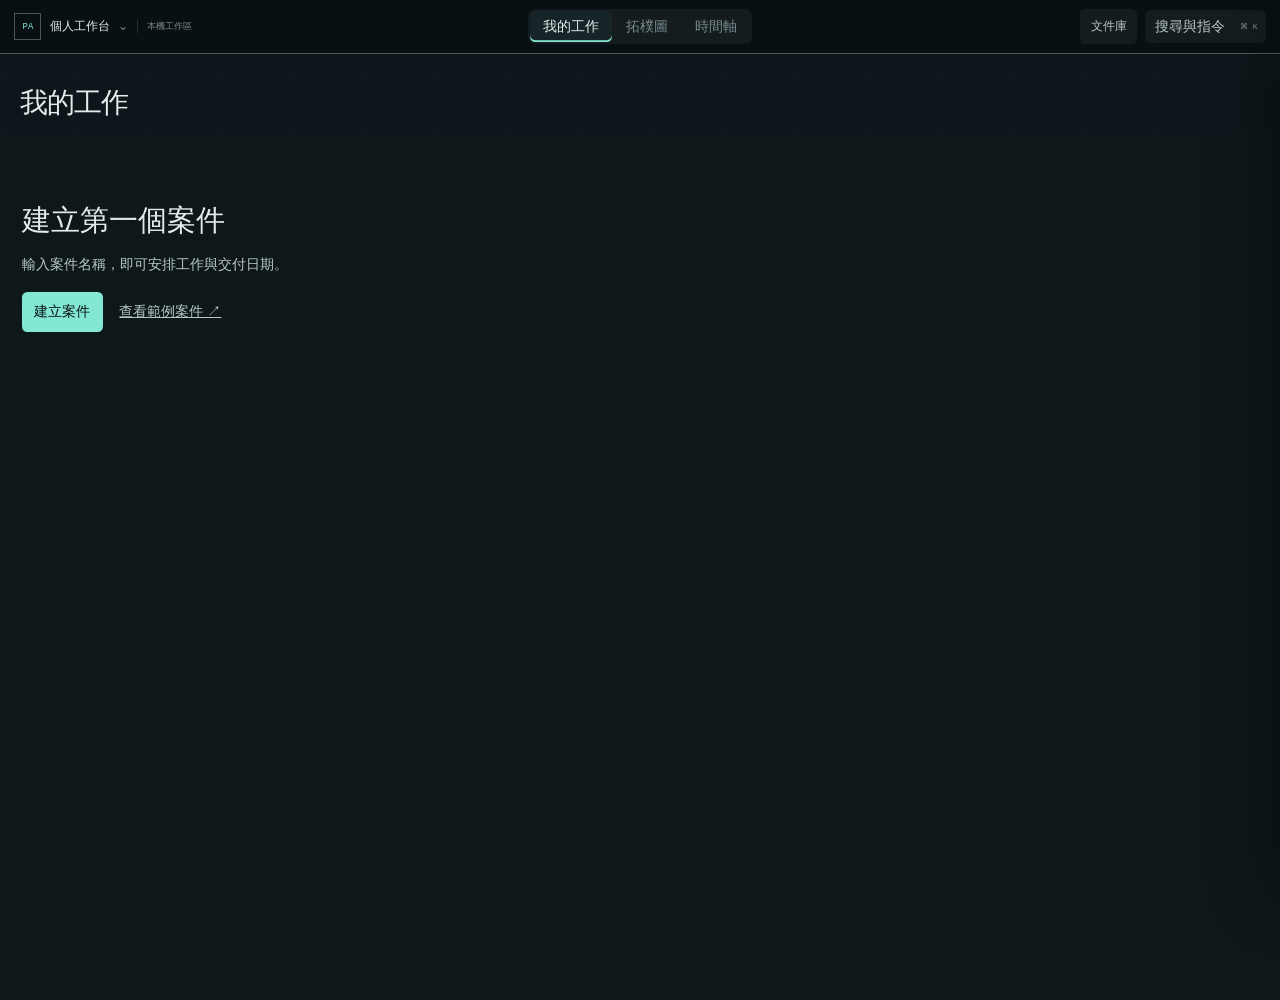
<file: index.html>
<!doctype html>
<html lang="zh-Hant">
  <head>
    <meta charset="UTF-8" />
    <meta name="viewport" content="width=device-width, initial-scale=1.0, viewport-fit=cover" />
    <meta name="color-scheme" content="dark" />
    <title>個人工作台 - 拓樸圖</title>
    <link rel="stylesheet" href="./styles.css?v=20261110-work-copy" />
    <link rel="stylesheet" href="./timeline.css?v=20261110-agenda" />
    <link rel="stylesheet" href="./delivery.css?v=20261110-date-purpose" />
    <link rel="stylesheet" href="./workspace.css?v=20261109-report-return" />
    <link rel="stylesheet" href="./documents.css?v=20261109-scale" />
    <link rel="stylesheet" href="./motion.css?v=20261109-timeline-1" />
    <link rel="stylesheet" href="./mobile.css?v=20261109-timeline-1" />
    <meta name="robots" content="noindex, nofollow" />
  </head>
  <body>
    <a class="skip-link" href="#workspace">跳到工作區</a>

    <div class="app-frame">
      <header class="command-bar">
        <div class="identity">
          <span class="identity-index mono">PA</span>
          <strong>個人工作台</strong>
          <span class="sample-flag">範例資料</span>
        </div>

        <div class="view-switch" aria-label="主要檢視">
          <button class="view-switch__button" type="button" data-view="mine">我的工作</button>
          <button class="view-switch__button is-active" type="button" data-view="map" aria-pressed="true">拓樸圖</button>
          <button class="view-switch__button" type="button" data-view="list" aria-pressed="false">時間軸</button>
        </div>

        <div class="command-actions">
          <button class="command-trigger" type="button" data-action="open-command"><span>搜尋與指令</span><kbd>⌘ K</kbd></button>
          <button class="text-action portfolio-only map-only" type="button" data-action="fit">顯示全圖</button>
          <button class="primary-action portfolio-only" type="button" data-action="new-event">新增進度</button>
        </div>
      </header>

      <nav class="control-spine" aria-label="工作區導覽">
        <button class="spine-button is-active" type="button" aria-pressed="true" data-mode="portfolio"><span>全</span><small>全局</small></button>
        <button class="spine-button" type="button" aria-pressed="false" data-mode="focus"><span>案</span><small>選案</small></button>
        <button class="spine-button" type="button" aria-pressed="false" data-mode="issues"><span>題</span><small>問題</small></button>
        <button class="spine-button" type="button" data-action="open-attention"><span>今</span><small>優先</small></button>
        <div class="spine-rule" aria-hidden="true"></div>
        <button class="spine-button" type="button" data-action="reset"><span>原</span><small>重設</small></button>
        <div class="local-indicator"><span aria-hidden="true"></span><small>本機</small></div>
      </nav>

      <main id="workspace" class="workspace" tabindex="-1">
        <section class="workspace-heading" aria-labelledby="workspace-title">
          <div>
            <p id="portfolio-period" class="workspace-path mono"></p>
            <h1 id="workspace-title">全部案件</h1>
          </div>
          <div class="workspace-summary" aria-label="案件摘要">
            <span><b id="portfolio-project-count">4</b> 個進行中</span>
            <span><b id="portfolio-issue-count" class="text-danger">2</b> 個待解決問題</span>
            <span><b id="portfolio-near-count" class="text-warning">0</b> 項日期提醒</span>
          </div>
        </section>

        <section id="map-view" class="map-region" aria-label="拓樸圖">
          <div class="map-legend" aria-label="節點圖例">
            <span><i class="legend-mark event"></i>進度紀錄</span>
            <span><i class="legend-mark task"></i>工作</span>
            <span><i class="legend-mark decision"></i>決策</span>
            <span><i class="legend-mark issue"></i>問題</span>
            <span><i class="legend-mark current"></i>目前位置</span>
          </div>

          <div id="map-viewport" class="map-viewport">
            <div id="map-stage" class="map-stage" aria-live="polite"></div>
          </div>

          <div class="map-tools" aria-label="地圖控制">
            <button type="button" data-action="zoom-out" aria-label="縮小">−</button>
            <output id="zoom-value" class="mono" aria-live="polite">85%</output>
            <button type="button" data-action="zoom-in" aria-label="放大">＋</button>
            <button type="button" data-action="fit">顯示全圖</button>
          </div>

          <div class="map-note">
            <span class="mono">操作</span>
            <p>滾輪縮放，拖曳空白處移動畫布。選擇節點可查看當時做了什麼、遇到什麼問題，以及下一步。</p>
          </div>
        </section>

        <section id="mobile-overview" class="mobile-overview" aria-label="手機全局案件狀態" hidden></section>

        <section id="list-view" class="list-region" aria-label="時間軸與完整紀錄" hidden></section>

        <section id="project-room" class="project-room" aria-label="案件工作區" hidden>
          <header id="project-room-header" class="project-room-header"></header>
          <nav id="project-tabs" class="project-tabs" aria-label="案件工作區檢視"></nav>
          <div id="project-room-content" class="project-room-content"></div>
        </section>
      </main>

      <aside id="node-inspector" class="node-inspector" aria-label="節點詳細資料" aria-hidden="true" inert>
        <button class="inspector-close" type="button" data-action="close-inspector">關閉</button>
        <div id="inspector-content"></div>
      </aside>
    </div>

    <dialog id="capture-dialog" class="capture-dialog" aria-labelledby="capture-dialog-title" aria-describedby="capture-intro">
      <form id="capture-form" method="dialog">
        <div class="dialog-heading">
          <div>
            <p id="capture-kicker" class="mono">案件紀錄</p>
            <h2 id="capture-dialog-title">新增案件紀錄</h2>
          </div>
          <button class="dialog-close" type="button" data-action="close-capture" aria-label="關閉">關閉</button>
        </div>

        <input id="capture-kind" name="kind" type="hidden" value="task" />
        <p id="capture-intro" class="capture-intro"></p>
        <div id="capture-context" class="capture-context" hidden></div>

        <fieldset id="capture-issue-field" class="capture-link-field" hidden>
          <legend>相關問題（必填）</legend>
          <label class="visually-hidden" for="capture-issue">選擇既有問題</label>
          <select id="capture-issue" name="issueId" aria-describedby="capture-issue-help"></select>
          <p id="capture-issue-help" class="field-help"></p>
        </fieldset>

        <fieldset id="capture-issue-source-field" class="capture-link-field" hidden>
          <legend>問題歸屬</legend>
          <label for="capture-issue-source">所屬工作或案件
            <select id="capture-issue-source" name="issueSource" aria-describedby="capture-issue-source-help"></select>
          </label>
          <label for="capture-issue-impact">影響範圍
            <select id="capture-issue-impact" name="issueImpact">
              <option value="local">只影響這項工作</option>
              <option value="project">影響整個案件</option>
            </select>
          </label>
          <p id="capture-issue-source-help" class="field-help"></p>
        </fieldset>

        <div id="capture-title-field" class="capture-field">
          <label id="capture-title-label" for="capture-title">標題</label>
          <input id="capture-title" name="title" required maxlength="80" autocomplete="off" />
        </div>

        <div class="capture-field">
          <label id="capture-detail-label" for="capture-detail">內容</label>
          <textarea id="capture-detail" name="detail" rows="5" maxlength="500" aria-describedby="capture-detail-help"></textarea>
          <p id="capture-detail-help" class="field-help"></p>
        </div>

        <div id="capture-followup-field" class="capture-field" hidden>
          <label id="capture-followup-label" for="capture-followup">下一步</label>
          <textarea id="capture-followup" name="followup" rows="3" maxlength="360" aria-describedby="capture-followup-help"></textarea>
          <p id="capture-followup-help" class="field-help"></p>
        </div>

        <div id="capture-next-task-field" class="capture-toggle-field" hidden>
          <label for="capture-create-task"><input id="capture-create-task" name="createTask" type="checkbox" />建立後續工作</label>
          <p class="field-help">新增的工作會列入「待處理」，並連回這筆紀錄。</p>
        </div>

        <fieldset id="capture-task-fields" class="schedule-fields">
          <legend>工作期限與優先順序</legend>
          <div class="schedule-grid">
            <label for="capture-due-date">截止日期
              <input id="capture-due-date" name="dueDate" type="date" />
            </label>
            <label for="capture-due-time">截止時間
              <input id="capture-due-time" name="dueTime" type="time" />
            </label>
            <label for="capture-priority">優先順序
              <select id="capture-priority" name="priority">
                <option value="normal">一般</option>
                <option value="medium">中</option>
                <option value="high">高</option>
              </select>
            </label>
          </div>
          <p class="field-help">設有期限的工作會在到期前提醒。</p>
        </fieldset>

        <div class="dialog-actions">
          <button type="button" data-action="close-capture">取消</button>
          <button id="capture-submit" class="primary-action" type="submit">儲存紀錄</button>
        </div>
      </form>
    </dialog>

    <dialog id="work-flow-dialog" class="capture-dialog" aria-labelledby="work-flow-title">
      <form id="work-flow-form">
        <div class="dialog-heading"><div><p class="mono">工作進度</p><h2 id="work-flow-title">工作關係與確認</h2></div><button type="button" class="dialog-close" data-action="close-work-flow">關閉</button></div>
        <input type="hidden" name="taskId" />
        <p id="work-flow-context" class="field-help"></p>
        <details id="work-dependency-section" class="work-flow-section"><summary>前置工作 <span id="work-dependency-count"></span></summary><p class="field-help">全部完成後才能開始、送確認或完成這項工作。</p><div id="work-dependencies"></div></details>
        <div class="work-review-grid">
          <label class="work-flow-field" for="review-person">確認對象<input id="review-person" name="reviewPerson" maxlength="100" placeholder="客戶窗口、法務或自己" /></label>
          <label class="work-flow-field" for="review-date">預計回覆日 <small>選填</small><input id="review-date" name="reviewDate" type="date" /></label>
        </div>
        <label class="work-flow-field" for="review-request">確認事項<textarea id="review-request" name="reviewRequest" rows="3" maxlength="2000" placeholder="交付內容、檢查項目或需要對方決定的事項"></textarea></label>
        <label class="work-flow-field" for="review-reply">最新回覆／確認結果 <small>選填</small><textarea id="review-reply" name="reviewReply" rows="2" maxlength="2000" placeholder="收到回覆後，在這裡更新"></textarea></label>
        <p id="work-flow-error" class="text-danger" role="alert"></p>
        <div class="dialog-actions"><button type="button" data-action="close-work-flow">取消</button><button class="primary-action" type="submit">儲存工作流程</button></div>
      </form>
    </dialog>

    <dialog id="schedule-dialog" class="capture-dialog schedule-dialog" aria-labelledby="schedule-title">
      <form id="schedule-form" method="dialog">
        <div class="dialog-heading">
          <div>
            <p class="mono">日期</p>
            <h2 id="schedule-title">調整期限</h2>
          </div>
          <button class="dialog-close" type="button" data-action="close-schedule" aria-label="關閉期限設定">關閉</button>
        </div>

        <input name="scope" type="hidden" />
        <input name="itemId" type="hidden" />

        <div class="schedule-grid">
          <label for="schedule-date">截止日期
            <input id="schedule-date" name="dueDate" type="date" />
          </label>
          <label for="schedule-time">截止時間
            <input id="schedule-time" name="dueTime" type="time" />
          </label>
        </div>

        <div id="schedule-project-fields">
          <label for="schedule-label">期限名稱</label>
          <input id="schedule-label" name="deadlineLabel" maxlength="40" autocomplete="off" placeholder="例如：客戶檢視、最終交付" />
        </div>

        <div id="schedule-task-fields">
          <label for="schedule-priority">優先順序</label>
          <select id="schedule-priority" name="priority">
            <option value="normal">一般</option>
            <option value="medium">中</option>
            <option value="high">高</option>
          </select>
        </div>

        <p class="field-help">僅設定日期時，期限為當天結束前。</p>

        <div class="dialog-actions">
          <button type="button" data-action="close-schedule">取消</button>
          <button class="primary-action" type="submit">儲存期限</button>
        </div>
      </form>
    </dialog>

    <dialog id="link-dialog" class="capture-dialog link-dialog" aria-labelledby="link-dialog-title" aria-describedby="link-dialog-intro">
      <form id="link-form" method="dialog">
        <div class="dialog-heading">
          <div>
            <p class="mono">網頁連結</p>
            <h2 id="link-dialog-title">新增外部連結</h2>
          </div>
          <button class="dialog-close" type="button" data-action="close-link" aria-label="關閉新增連結">關閉</button>
        </div>

        <p id="link-dialog-intro" class="capture-intro">可加入法規、研究資料或其他參考網址。</p>
        <div id="link-context" class="capture-context"></div>

        <div class="capture-field">
          <label for="link-url">網址（必填）</label>
          <input id="link-url" name="url" type="text" required inputmode="url" autocomplete="url" placeholder="https://law.moj.gov.tw/..." aria-describedby="link-url-help" />
          <p id="link-url-help" class="field-help">支援 http 與 https 網址，連結會在新分頁開啟。</p>
        </div>

        <div class="capture-field">
          <label for="link-title">顯示名稱（選填）</label>
          <input id="link-title" name="title" maxlength="120" autocomplete="off" placeholder="例如：個人資料保護法第 8 條" />
        </div>

        <div class="capture-field">
          <label for="link-note">備註（選填）</label>
          <textarea id="link-note" name="note" rows="3" maxlength="360" placeholder="記下適用條文、查閱原因或需要再次確認的地方"></textarea>
        </div>

        <div class="dialog-actions">
          <button type="button" data-action="close-link">取消</button>
          <button class="primary-action" type="submit">儲存連結</button>
        </div>
      </form>
    </dialog>

    <dialog id="command-dialog" class="command-dialog" aria-labelledby="command-title">
      <div class="command-dialog-shell">
        <div class="dialog-heading command-dialog-heading">
          <div>
            <p class="mono">搜尋</p>
            <h2 id="command-title">搜尋與指令</h2>
          </div>
          <button class="dialog-close" type="button" data-action="close-command" aria-label="關閉搜尋與指令">關閉</button>
        </div>
        <label class="visually-hidden" for="command-input">搜尋案件、工作、問題或文件</label>
        <input id="command-input" class="command-input" type="search" autocomplete="off" placeholder="輸入案件、工作、問題或資料…" />
        <div id="command-results" class="command-results" aria-live="polite"></div>
        <div class="command-hints"><span><kbd>↑</kbd><kbd>↓</kbd> 選擇</span><span><kbd>Enter</kbd> 開啟</span><span><kbd>Esc</kbd> 關閉</span></div>
      </div>
    </dialog>

    <input id="evidence-input" class="visually-hidden" type="file" multiple />
    <input id="backup-input" class="visually-hidden" type="file" accept="application/json,.json" />
    <div id="toast" class="toast" role="status" aria-live="polite"></div>
    <script src="./app.js?v=20261110-agenda"></script>
    <script src="./documents-model.js?v=20261110-handoffs"></script>
    <script src="./requirement-lists.js?v=20261110-handoffs"></script>
    <script src="./timeline.js?v=20261110-handoffs"></script>
    <script src="./delivery.js?v=20261110-handoffs"></script>
    <script src="./workspace.js?v=20261110-agenda"></script>
    <script src="./documents-ui.js?v=20261110-handoffs"></script>
    <script src="./motion.js?v=20261110-terms"></script>
    <script src="./mobile.js?v=20261110-agenda"></script>
  </body>
</html>
</file>
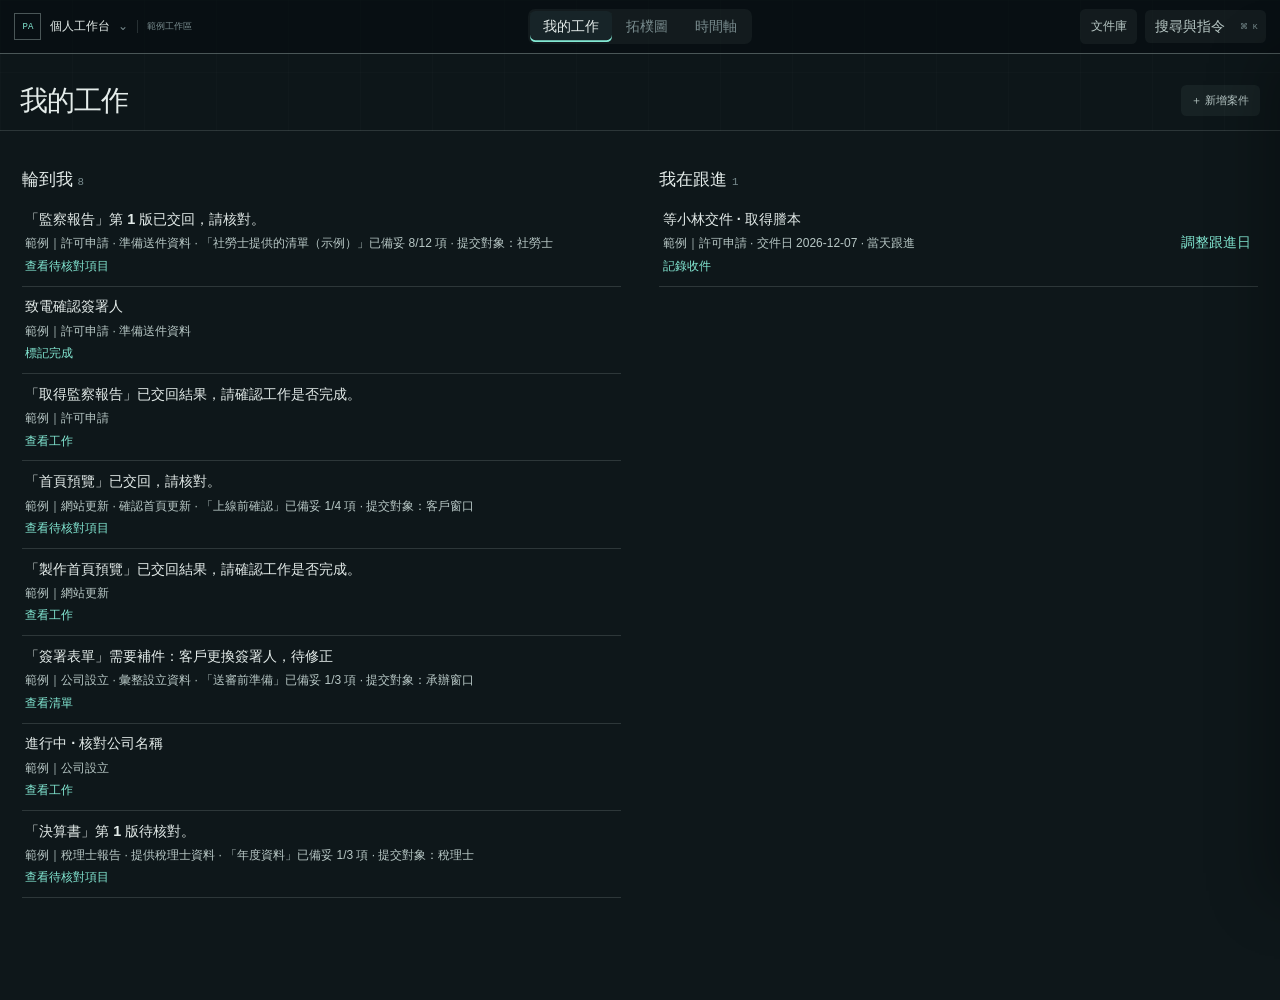
<file: examples.html>
<!doctype html>
<html lang="zh-Hant">
  <head>
    <meta charset="UTF-8" />
    <meta name="viewport" content="width=device-width, initial-scale=1.0, viewport-fit=cover" />
    <meta name="color-scheme" content="dark" />
    <title>清單範例｜個人工作台 - 拓樸圖</title>
    <link rel="stylesheet" href="./styles.css?v=20261110-work-copy" />
    <link rel="stylesheet" href="./timeline.css?v=20261110-agenda" />
    <link rel="stylesheet" href="./delivery.css?v=20261110-date-purpose" />
    <link rel="stylesheet" href="./workspace.css?v=20261109-report-return" />
    <link rel="stylesheet" href="./documents.css?v=20261109-scale" />
    <link rel="stylesheet" href="./motion.css?v=20261109-timeline-1" />
    <link rel="stylesheet" href="./mobile.css?v=20261109-timeline-1" />
    <meta name="robots" content="noindex, nofollow" />
  </head>
  <body>
    <a class="skip-link" href="#workspace">跳到工作區</a>

    <div class="app-frame">
      <header class="command-bar">
        <div class="identity">
          <span class="identity-index mono">PA</span>
          <strong>個人工作台</strong>
          <span class="sample-flag">範例資料</span>
        </div>

        <div class="view-switch" aria-label="主要檢視">
          <button class="view-switch__button" type="button" data-view="mine">我的工作</button>
          <button class="view-switch__button is-active" type="button" data-view="map" aria-pressed="true">拓樸圖</button>
          <button class="view-switch__button" type="button" data-view="list" aria-pressed="false">時間軸</button>
        </div>

        <div class="command-actions">
          <button class="command-trigger" type="button" data-action="open-command"><span>搜尋與指令</span><kbd>⌘ K</kbd></button>
          <button class="text-action portfolio-only map-only" type="button" data-action="fit">顯示全圖</button>
          <button class="primary-action portfolio-only" type="button" data-action="new-event">新增進度</button>
        </div>
      </header>

      <nav class="control-spine" aria-label="工作區導覽">
        <button class="spine-button is-active" type="button" aria-pressed="true" data-mode="portfolio"><span>全</span><small>全局</small></button>
        <button class="spine-button" type="button" aria-pressed="false" data-mode="focus"><span>案</span><small>選案</small></button>
        <button class="spine-button" type="button" aria-pressed="false" data-mode="issues"><span>題</span><small>問題</small></button>
        <button class="spine-button" type="button" data-action="open-attention"><span>今</span><small>優先</small></button>
        <div class="spine-rule" aria-hidden="true"></div>
        <button class="spine-button" type="button" data-action="reset"><span>原</span><small>重設</small></button>
        <div class="local-indicator"><span aria-hidden="true"></span><small>本機</small></div>
      </nav>

      <main id="workspace" class="workspace" tabindex="-1">
        <section class="workspace-heading" aria-labelledby="workspace-title">
          <div>
            <p id="portfolio-period" class="workspace-path mono"></p>
            <h1 id="workspace-title">全部案件</h1>
          </div>
          <div class="workspace-summary" aria-label="案件摘要">
            <span><b id="portfolio-project-count">4</b> 個進行中</span>
            <span><b id="portfolio-issue-count" class="text-danger">2</b> 個待解決問題</span>
            <span><b id="portfolio-near-count" class="text-warning">0</b> 項日期提醒</span>
          </div>
        </section>

        <section id="map-view" class="map-region" aria-label="拓樸圖">
          <div class="map-legend" aria-label="節點圖例">
            <span><i class="legend-mark event"></i>進度紀錄</span>
            <span><i class="legend-mark task"></i>工作</span>
            <span><i class="legend-mark decision"></i>決策</span>
            <span><i class="legend-mark issue"></i>問題</span>
            <span><i class="legend-mark current"></i>目前位置</span>
          </div>

          <div id="map-viewport" class="map-viewport">
            <div id="map-stage" class="map-stage" aria-live="polite"></div>
          </div>

          <div class="map-tools" aria-label="地圖控制">
            <button type="button" data-action="zoom-out" aria-label="縮小">−</button>
            <output id="zoom-value" class="mono" aria-live="polite">85%</output>
            <button type="button" data-action="zoom-in" aria-label="放大">＋</button>
            <button type="button" data-action="fit">顯示全圖</button>
          </div>

          <div class="map-note">
            <span class="mono">操作</span>
            <p>滾輪縮放，拖曳空白處移動畫布。選擇節點可查看當時做了什麼、遇到什麼問題，以及下一步。</p>
          </div>
        </section>

        <section id="mobile-overview" class="mobile-overview" aria-label="手機全局案件狀態" hidden></section>

        <section id="list-view" class="list-region" aria-label="時間軸與完整紀錄" hidden></section>

        <section id="project-room" class="project-room" aria-label="案件工作區" hidden>
          <header id="project-room-header" class="project-room-header"></header>
          <nav id="project-tabs" class="project-tabs" aria-label="案件工作區檢視"></nav>
          <div id="project-room-content" class="project-room-content"></div>
        </section>
      </main>

      <aside id="node-inspector" class="node-inspector" aria-label="節點詳細資料" aria-hidden="true" inert>
        <button class="inspector-close" type="button" data-action="close-inspector">關閉</button>
        <div id="inspector-content"></div>
      </aside>
    </div>

    <dialog id="capture-dialog" class="capture-dialog" aria-labelledby="capture-dialog-title" aria-describedby="capture-intro">
      <form id="capture-form" method="dialog">
        <div class="dialog-heading">
          <div>
            <p id="capture-kicker" class="mono">案件紀錄</p>
            <h2 id="capture-dialog-title">新增案件紀錄</h2>
          </div>
          <button class="dialog-close" type="button" data-action="close-capture" aria-label="關閉">關閉</button>
        </div>

        <input id="capture-kind" name="kind" type="hidden" value="task" />
        <p id="capture-intro" class="capture-intro"></p>
        <div id="capture-context" class="capture-context" hidden></div>

        <fieldset id="capture-issue-field" class="capture-link-field" hidden>
          <legend>相關問題（必填）</legend>
          <label class="visually-hidden" for="capture-issue">選擇既有問題</label>
          <select id="capture-issue" name="issueId" aria-describedby="capture-issue-help"></select>
          <p id="capture-issue-help" class="field-help"></p>
        </fieldset>

        <fieldset id="capture-issue-source-field" class="capture-link-field" hidden>
          <legend>問題歸屬</legend>
          <label for="capture-issue-source">所屬工作或案件
            <select id="capture-issue-source" name="issueSource" aria-describedby="capture-issue-source-help"></select>
          </label>
          <label for="capture-issue-impact">影響範圍
            <select id="capture-issue-impact" name="issueImpact">
              <option value="local">只影響這項工作</option>
              <option value="project">影響整個案件</option>
            </select>
          </label>
          <p id="capture-issue-source-help" class="field-help"></p>
        </fieldset>

        <div id="capture-title-field" class="capture-field">
          <label id="capture-title-label" for="capture-title">標題</label>
          <input id="capture-title" name="title" required maxlength="80" autocomplete="off" />
        </div>

        <div class="capture-field">
          <label id="capture-detail-label" for="capture-detail">內容</label>
          <textarea id="capture-detail" name="detail" rows="5" maxlength="500" aria-describedby="capture-detail-help"></textarea>
          <p id="capture-detail-help" class="field-help"></p>
        </div>

        <div id="capture-followup-field" class="capture-field" hidden>
          <label id="capture-followup-label" for="capture-followup">下一步</label>
          <textarea id="capture-followup" name="followup" rows="3" maxlength="360" aria-describedby="capture-followup-help"></textarea>
          <p id="capture-followup-help" class="field-help"></p>
        </div>

        <div id="capture-next-task-field" class="capture-toggle-field" hidden>
          <label for="capture-create-task"><input id="capture-create-task" name="createTask" type="checkbox" />建立後續工作</label>
          <p class="field-help">新增的工作會列入「待處理」，並連回這筆紀錄。</p>
        </div>

        <fieldset id="capture-task-fields" class="schedule-fields">
          <legend>工作期限與優先順序</legend>
          <div class="schedule-grid">
            <label for="capture-due-date">截止日期
              <input id="capture-due-date" name="dueDate" type="date" />
            </label>
            <label for="capture-due-time">截止時間
              <input id="capture-due-time" name="dueTime" type="time" />
            </label>
            <label for="capture-priority">優先順序
              <select id="capture-priority" name="priority">
                <option value="normal">一般</option>
                <option value="medium">中</option>
                <option value="high">高</option>
              </select>
            </label>
          </div>
          <p class="field-help">設有期限的工作會在到期前提醒。</p>
        </fieldset>

        <div class="dialog-actions">
          <button type="button" data-action="close-capture">取消</button>
          <button id="capture-submit" class="primary-action" type="submit">儲存紀錄</button>
        </div>
      </form>
    </dialog>

    <dialog id="work-flow-dialog" class="capture-dialog" aria-labelledby="work-flow-title">
      <form id="work-flow-form">
        <div class="dialog-heading"><div><p class="mono">工作進度</p><h2 id="work-flow-title">工作關係與確認</h2></div><button type="button" class="dialog-close" data-action="close-work-flow">關閉</button></div>
        <input type="hidden" name="taskId" />
        <p id="work-flow-context" class="field-help"></p>
        <details id="work-dependency-section" class="work-flow-section"><summary>前置工作 <span id="work-dependency-count"></span></summary><p class="field-help">全部完成後才能開始、送確認或完成這項工作。</p><div id="work-dependencies"></div></details>
        <div class="work-review-grid">
          <label class="work-flow-field" for="review-person">確認對象<input id="review-person" name="reviewPerson" maxlength="100" placeholder="客戶窗口、法務或自己" /></label>
          <label class="work-flow-field" for="review-date">預計回覆日 <small>選填</small><input id="review-date" name="reviewDate" type="date" /></label>
        </div>
        <label class="work-flow-field" for="review-request">確認事項<textarea id="review-request" name="reviewRequest" rows="3" maxlength="2000" placeholder="交付內容、檢查項目或需要對方決定的事項"></textarea></label>
        <label class="work-flow-field" for="review-reply">最新回覆／確認結果 <small>選填</small><textarea id="review-reply" name="reviewReply" rows="2" maxlength="2000" placeholder="收到回覆後，在這裡更新"></textarea></label>
        <p id="work-flow-error" class="text-danger" role="alert"></p>
        <div class="dialog-actions"><button type="button" data-action="close-work-flow">取消</button><button class="primary-action" type="submit">儲存工作流程</button></div>
      </form>
    </dialog>

    <dialog id="schedule-dialog" class="capture-dialog schedule-dialog" aria-labelledby="schedule-title">
      <form id="schedule-form" method="dialog">
        <div class="dialog-heading">
          <div>
            <p class="mono">日期</p>
            <h2 id="schedule-title">調整期限</h2>
          </div>
          <button class="dialog-close" type="button" data-action="close-schedule" aria-label="關閉期限設定">關閉</button>
        </div>

        <input name="scope" type="hidden" />
        <input name="itemId" type="hidden" />

        <div class="schedule-grid">
          <label for="schedule-date">截止日期
            <input id="schedule-date" name="dueDate" type="date" />
          </label>
          <label for="schedule-time">截止時間
            <input id="schedule-time" name="dueTime" type="time" />
          </label>
        </div>

        <div id="schedule-project-fields">
          <label for="schedule-label">期限名稱</label>
          <input id="schedule-label" name="deadlineLabel" maxlength="40" autocomplete="off" placeholder="例如：客戶檢視、最終交付" />
        </div>

        <div id="schedule-task-fields">
          <label for="schedule-priority">優先順序</label>
          <select id="schedule-priority" name="priority">
            <option value="normal">一般</option>
            <option value="medium">中</option>
            <option value="high">高</option>
          </select>
        </div>

        <p class="field-help">僅設定日期時，期限為當天結束前。</p>

        <div class="dialog-actions">
          <button type="button" data-action="close-schedule">取消</button>
          <button class="primary-action" type="submit">儲存期限</button>
        </div>
      </form>
    </dialog>

    <dialog id="link-dialog" class="capture-dialog link-dialog" aria-labelledby="link-dialog-title" aria-describedby="link-dialog-intro">
      <form id="link-form" method="dialog">
        <div class="dialog-heading">
          <div>
            <p class="mono">網頁連結</p>
            <h2 id="link-dialog-title">新增外部連結</h2>
          </div>
          <button class="dialog-close" type="button" data-action="close-link" aria-label="關閉新增連結">關閉</button>
        </div>

        <p id="link-dialog-intro" class="capture-intro">可加入法規、研究資料或其他參考網址。</p>
        <div id="link-context" class="capture-context"></div>

        <div class="capture-field">
          <label for="link-url">網址（必填）</label>
          <input id="link-url" name="url" type="text" required inputmode="url" autocomplete="url" placeholder="https://law.moj.gov.tw/..." aria-describedby="link-url-help" />
          <p id="link-url-help" class="field-help">支援 http 與 https 網址，連結會在新分頁開啟。</p>
        </div>

        <div class="capture-field">
          <label for="link-title">顯示名稱（選填）</label>
          <input id="link-title" name="title" maxlength="120" autocomplete="off" placeholder="例如：個人資料保護法第 8 條" />
        </div>

        <div class="capture-field">
          <label for="link-note">備註（選填）</label>
          <textarea id="link-note" name="note" rows="3" maxlength="360" placeholder="記下適用條文、查閱原因或需要再次確認的地方"></textarea>
        </div>

        <div class="dialog-actions">
          <button type="button" data-action="close-link">取消</button>
          <button class="primary-action" type="submit">儲存連結</button>
        </div>
      </form>
    </dialog>

    <dialog id="command-dialog" class="command-dialog" aria-labelledby="command-title">
      <div class="command-dialog-shell">
        <div class="dialog-heading command-dialog-heading">
          <div>
            <p class="mono">搜尋</p>
            <h2 id="command-title">搜尋與指令</h2>
          </div>
          <button class="dialog-close" type="button" data-action="close-command" aria-label="關閉搜尋與指令">關閉</button>
        </div>
        <label class="visually-hidden" for="command-input">搜尋案件、工作、問題或文件</label>
        <input id="command-input" class="command-input" type="search" autocomplete="off" placeholder="輸入案件、工作、問題或資料…" />
        <div id="command-results" class="command-results" aria-live="polite"></div>
        <div class="command-hints"><span><kbd>↑</kbd><kbd>↓</kbd> 選擇</span><span><kbd>Enter</kbd> 開啟</span><span><kbd>Esc</kbd> 關閉</span></div>
      </div>
    </dialog>

    <input id="evidence-input" class="visually-hidden" type="file" multiple />
    <input id="backup-input" class="visually-hidden" type="file" accept="application/json,.json" />
    <div id="toast" class="toast" role="status" aria-live="polite"></div>
    <script type="text/plain" data-example-src="./app.js?v=20261110-agenda"></script>
    <script type="text/plain" data-example-src="./documents-model.js?v=20261110-handoffs"></script>
    <script type="text/plain" data-example-src="./requirement-lists.js?v=20261110-handoffs"></script>
    <script type="text/plain" data-example-src="./timeline.js?v=20261110-handoffs"></script>
    <script type="text/plain" data-example-src="./delivery.js?v=20261110-handoffs"></script>
    <script type="text/plain" data-example-src="./workspace.js?v=20261110-agenda"></script>
    <script type="text/plain" data-example-src="./documents-ui.js?v=20261110-handoffs"></script>
    <script type="text/plain" data-example-src="./motion.js?v=20261110-terms"></script>
    <script type="text/plain" data-example-src="./mobile.js?v=20261110-agenda"></script>
  <script src="./examples.js?v=20261109-timeline-1"></script></body>
</html>
</file>
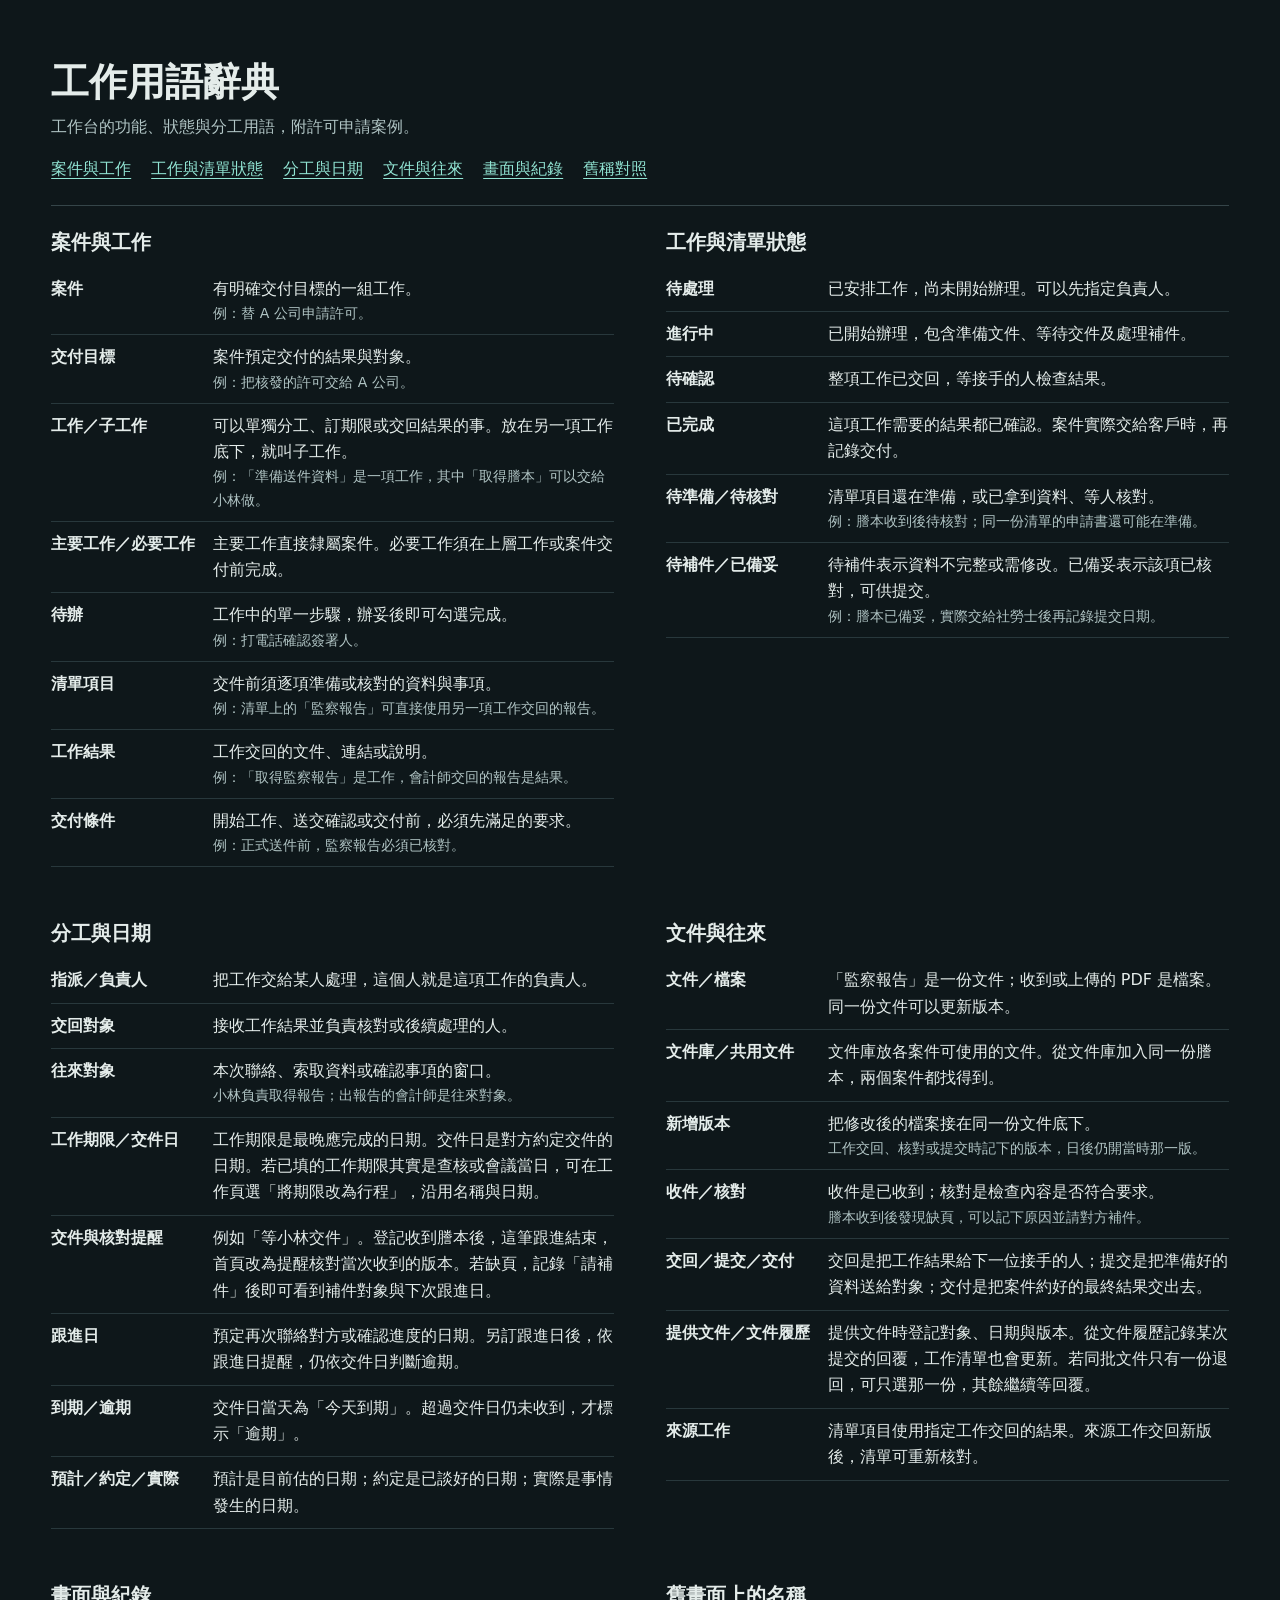
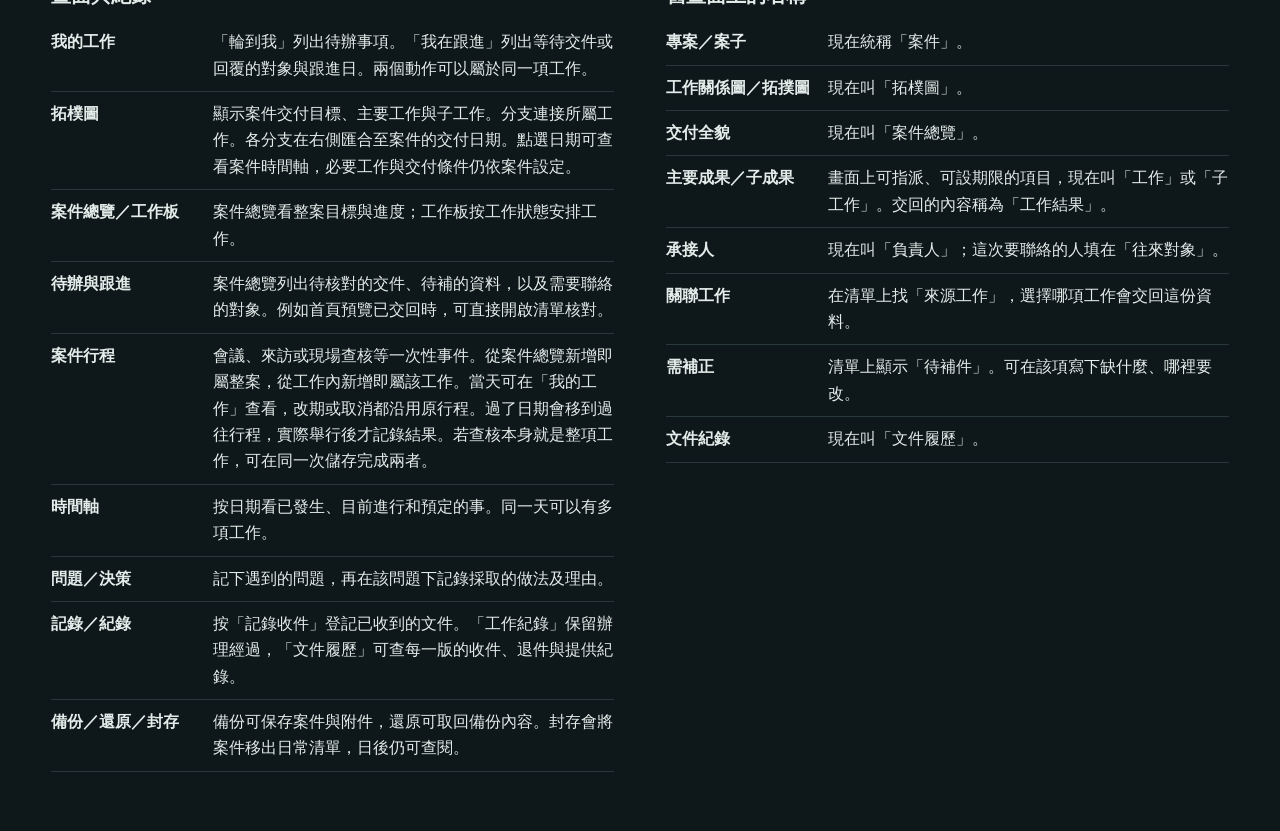
<file: glossary.html>
<!doctype html>
<html lang="zh-Hant">
<head>
  <meta charset="utf-8">
  <meta name="viewport" content="width=device-width,initial-scale=1">
  <meta name="robots" content="noindex,nofollow">
  <title>工作用語辭典｜個人工作台</title>
  <style>
    :root { color-scheme:dark; font:16px/1.65 system-ui,sans-serif; background:#0e171a; color:#e4ecea; }
    * { box-sizing:border-box; } body { margin:0; padding:clamp(18px,4vw,64px); }
    header { border-bottom:1px solid #354549; padding-bottom:18px; } h1,h2,p { margin:0; } h1 { font-size:clamp(24px,3vw,38px); }
    header p,small { color:#b1c5c5; } nav { display:flex; flex-wrap:wrap; gap:6px 20px; margin-top:12px; }
    a { color:#91e4d3; text-underline-offset:4px; padding:4px 0; }
    main { display:grid; grid-template-columns:repeat(auto-fit,minmax(min(100%,420px),1fr)); gap:22px clamp(24px,4vw,64px); }
    section { padding-top:20px; scroll-margin:12px; } h2 { font-size:20px; } dl { margin:8px 0; }
    dl div { display:grid; grid-template-columns:minmax(6em,27%) minmax(0,1fr); gap:10px; padding:9px 0; border-bottom:1px solid #28383c; }
    dt { font-weight:650; } dd { margin:0; } small { display:block; font-size:14px; } @media print { :root { background:white; color:black; } nav { display:none; } main { display:block; } dl div { break-inside:avoid; } small,header p { color:#444; } }
  </style>
</head>
<body>
<header><h1>工作用語辭典</h1><p>工作台的功能、狀態與分工用語，附許可申請案例。</p>
<nav aria-label="辭典章節"><a href="#work">案件與工作</a><a href="#status">工作與清單狀態</a><a href="#people">分工與日期</a><a href="#files">文件與往來</a><a href="#views">畫面與紀錄</a><a href="#old">舊稱對照</a></nav></header>
<main>
<section id="work"><h2>案件與工作</h2><dl>
<div><dt>案件</dt><dd>有明確交付目標的一組工作。<small>例：替 A 公司申請許可。</small></dd></div>
<div><dt>交付目標</dt><dd>案件預定交付的結果與對象。<small>例：把核發的許可交給 A 公司。</small></dd></div>
<div><dt>工作／子工作</dt><dd>可以單獨分工、訂期限或交回結果的事。放在另一項工作底下，就叫子工作。<small>例：「準備送件資料」是一項工作，其中「取得謄本」可以交給小林做。</small></dd></div>
<div><dt>主要工作／必要工作</dt><dd>主要工作直接隸屬案件。必要工作須在上層工作或案件交付前完成。</dd></div>
<div><dt>待辦</dt><dd>工作中的單一步驟，辦妥後即可勾選完成。<small>例：打電話確認簽署人。</small></dd></div>
<div><dt>清單項目</dt><dd>交件前須逐項準備或核對的資料與事項。<small>例：清單上的「監察報告」可直接使用另一項工作交回的報告。</small></dd></div>
<div><dt>工作結果</dt><dd>工作交回的文件、連結或說明。<small>例：「取得監察報告」是工作，會計師交回的報告是結果。</small></dd></div>
<div><dt>交付條件</dt><dd>開始工作、送交確認或交付前，必須先滿足的要求。<small>例：正式送件前，監察報告必須已核對。</small></dd></div>
</dl></section>
<section id="status"><h2>工作與清單狀態</h2><dl>
<div><dt>待處理</dt><dd>已安排工作，尚未開始辦理。可以先指定負責人。</dd></div>
<div><dt>進行中</dt><dd>已開始辦理，包含準備文件、等待交件及處理補件。</dd></div>
<div><dt>待確認</dt><dd>整項工作已交回，等接手的人檢查結果。</dd></div>
<div><dt>已完成</dt><dd>這項工作需要的結果都已確認。案件實際交給客戶時，再記錄交付。</dd></div>
<div><dt>待準備／待核對</dt><dd>清單項目還在準備，或已拿到資料、等人核對。<small>例：謄本收到後待核對；同一份清單的申請書還可能在準備。</small></dd></div>
<div><dt>待補件／已備妥</dt><dd>待補件表示資料不完整或需修改。已備妥表示該項已核對，可供提交。<small>例：謄本已備妥，實際交給社勞士後再記錄提交日期。</small></dd></div>
</dl></section>
<section id="people"><h2>分工與日期</h2><dl>
<div><dt>指派／負責人</dt><dd>把工作交給某人處理，這個人就是這項工作的負責人。</dd></div>
<div><dt>交回對象</dt><dd>接收工作結果並負責核對或後續處理的人。</dd></div>
<div><dt>往來對象</dt><dd>本次聯絡、索取資料或確認事項的窗口。<small>小林負責取得報告；出報告的會計師是往來對象。</small></dd></div>
<div><dt>工作期限／交件日</dt><dd>工作期限是最晚應完成的日期。交件日是對方約定交件的日期。若已填的工作期限其實是查核或會議當日，可在工作頁選「將期限改為行程」，沿用名稱與日期。</dd></div>
<div><dt>交件與核對提醒</dt><dd>例如「等小林交件」。登記收到謄本後，這筆跟進結束，首頁改為提醒核對當次收到的版本。若缺頁，記錄「請補件」後即可看到補件對象與下次跟進日。</dd></div>
<div><dt>跟進日</dt><dd>預定再次聯絡對方或確認進度的日期。另訂跟進日後，依跟進日提醒，仍依交件日判斷逾期。</dd></div>
<div><dt>到期／逾期</dt><dd>交件日當天為「今天到期」。超過交件日仍未收到，才標示「逾期」。</dd></div>
<div><dt>預計／約定／實際</dt><dd>預計是目前估的日期；約定是已談好的日期；實際是事情發生的日期。</dd></div>
</dl></section>
<section id="files"><h2>文件與往來</h2><dl>
<div><dt>文件／檔案</dt><dd>「監察報告」是一份文件；收到或上傳的 PDF 是檔案。同一份文件可以更新版本。</dd></div>
<div><dt>文件庫／共用文件</dt><dd>文件庫放各案件可使用的文件。從文件庫加入同一份謄本，兩個案件都找得到。</dd></div>
<div><dt>新增版本</dt><dd>把修改後的檔案接在同一份文件底下。<small>工作交回、核對或提交時記下的版本，日後仍開當時那一版。</small></dd></div>
<div><dt>收件／核對</dt><dd>收件是已收到；核對是檢查內容是否符合要求。<small>謄本收到後發現缺頁，可以記下原因並請對方補件。</small></dd></div>
<div><dt>交回／提交／交付</dt><dd>交回是把工作結果給下一位接手的人；提交是把準備好的資料送給對象；交付是把案件約好的最終結果交出去。</dd></div>
<div><dt>提供文件／文件履歷</dt><dd>提供文件時登記對象、日期與版本。從文件履歷記錄某次提交的回覆，工作清單也會更新。若同批文件只有一份退回，可只選那一份，其餘繼續等回覆。</dd></div>
<div><dt>來源工作</dt><dd>清單項目使用指定工作交回的結果。來源工作交回新版後，清單可重新核對。</dd></div>
</dl></section>
<section id="views"><h2>畫面與紀錄</h2><dl>
<div><dt>我的工作</dt><dd>「輪到我」列出待辦事項。「我在跟進」列出等待交件或回覆的對象與跟進日。兩個動作可以屬於同一項工作。</dd></div>
<div><dt>拓樸圖</dt><dd>顯示案件交付目標、主要工作與子工作。分支連接所屬工作。各分支在右側匯合至案件的交付日期。點選日期可查看案件時間軸，必要工作與交付條件仍依案件設定。</dd></div>
<div><dt>案件總覽／工作板</dt><dd>案件總覽看整案目標與進度；工作板按工作狀態安排工作。</dd></div>
<div><dt>待辦與跟進</dt><dd>案件總覽列出待核對的交件、待補的資料，以及需要聯絡的對象。例如首頁預覽已交回時，可直接開啟清單核對。</dd></div>
<div><dt>案件行程</dt><dd>會議、來訪或現場查核等一次性事件。從案件總覽新增即屬整案，從工作內新增即屬該工作。當天可在「我的工作」查看，改期或取消都沿用原行程。過了日期會移到過往行程，實際舉行後才記錄結果。若查核本身就是整項工作，可在同一次儲存完成兩者。</dd></div>
<div><dt>時間軸</dt><dd>按日期看已發生、目前進行和預定的事。同一天可以有多項工作。</dd></div>
<div><dt>問題／決策</dt><dd>記下遇到的問題，再在該問題下記錄採取的做法及理由。</dd></div>
<div><dt>記錄／紀錄</dt><dd>按「記錄收件」登記已收到的文件。「工作紀錄」保留辦理經過，「文件履歷」可查每一版的收件、退件與提供紀錄。</dd></div>
<div><dt>備份／還原／封存</dt><dd>備份可保存案件與附件，還原可取回備份內容。封存會將案件移出日常清單，日後仍可查閱。</dd></div>
</dl></section>
<section id="old"><h2>舊畫面上的名稱</h2><dl>
<div><dt>專案／案子</dt><dd>現在統稱「案件」。</dd></div>
<div><dt>工作關係圖／拓撲圖</dt><dd>現在叫「拓樸圖」。</dd></div>
<div><dt>交付全貌</dt><dd>現在叫「案件總覽」。</dd></div>
<div><dt>主要成果／子成果</dt><dd>畫面上可指派、可設期限的項目，現在叫「工作」或「子工作」。交回的內容稱為「工作結果」。</dd></div>
<div><dt>承接人</dt><dd>現在叫「負責人」；這次要聯絡的人填在「往來對象」。</dd></div>
<div><dt>關聯工作</dt><dd>在清單上找「來源工作」，選擇哪項工作會交回這份資料。</dd></div>
<div><dt>需補正</dt><dd>清單上顯示「待補件」。可在該項寫下缺什麼、哪裡要改。</dd></div>
<div><dt>文件紀錄</dt><dd>現在叫「文件履歷」。</dd></div>
</dl></section>
</main></body></html>
</file>
<file: styles.css>
:root {
  --app-scale: 1;
  --app-width: calc(100vw / var(--app-scale));
  --app-height: calc(100dvh / var(--app-scale));
  --ink: #091013;
  --canvas: #0e171a;
  --canvas-2: #121e22;
  --panel: #172428;
  --panel-2: #1c2b30;
  --paper: #e4ecea;
  --paper-2: #b8c8c6;
  --muted: #788b8e;
  --line: rgba(203, 222, 219, 0.16);
  --line-strong: rgba(203, 222, 219, 0.34);
  --signal: #83e8d3;
  --signal-dark: #183b37;
  --warning: #e4b45d;
  --danger: #ff6d64;
  --success: #78c796;
  --focus: #a6fff0;
  --control-hover: rgba(131, 232, 211, .09);
  --control-pressed: rgba(131, 232, 211, .14);
  --control-quiet: rgba(203, 222, 219, .055);
  --radius-control: 6px;
  --sans: "Avenir Next", Avenir, "Helvetica Neue", sans-serif;
  --mono: SFMono-Regular, Consolas, "Liberation Mono", monospace;
  color: var(--paper);
  background: var(--canvas);
  font-family: var(--sans);
  font-synthesis: none;
  color-scheme: dark;
}

/* Desktop uses the former 90% view as its native layout scale. */
@media (min-width: 720px) and (pointer: fine), (min-width: 1101px) {
  :root { --app-scale: .9; zoom: var(--app-scale); }
}

* { box-sizing: border-box; }
[hidden] { display: none !important; }
html, body { margin: 0; min-width: 320px; min-height: var(--app-height); overflow: hidden; background: var(--canvas); }
button, input, select { font: inherit; }
button { color: inherit; }
button, [role="button"] { touch-action: manipulation; }

button:focus-visible,
[tabindex]:focus-visible {
  outline: 2px solid var(--focus);
  outline-offset: 3px;
}

.mono { font-family: var(--mono); font-variant-numeric: tabular-nums; }
.text-danger { color: var(--danger); }
.text-warning { color: var(--warning); }
.text-success { color: var(--success); }

.skip-link {
  position: fixed;
  top: 8px;
  left: 8px;
  z-index: 100;
  transform: translateY(-160%);
  padding: 10px 14px;
  color: var(--ink);
  background: var(--signal);
  text-decoration: none;
}
.skip-link:focus { transform: translateY(0); }

.app-frame {
  width: var(--app-width);
  height: var(--app-height);
  display: grid;
  grid-template-columns: 72px minmax(0, 1fr);
  grid-template-rows: 60px minmax(0, 1fr);
  background:
    linear-gradient(var(--line) 1px, transparent 1px),
    linear-gradient(90deg, var(--line) 1px, transparent 1px),
    var(--canvas);
  background-size: 80px 80px;
}

.command-bar {
  grid-column: 1 / -1;
  display: grid;
  grid-template-columns: minmax(260px, 1fr) auto minmax(260px, 1fr);
  align-items: center;
  min-width: 0;
  padding: 0 16px;
  border-bottom: 1px solid var(--line-strong);
  background: rgba(9, 16, 19, 0.96);
  z-index: 20;
}

.identity, .command-actions, .view-switch, .workspace-summary, .map-legend, .map-tools {
  display: flex;
  align-items: center;
}

.identity { gap: 10px; min-width: 0; }
.identity-index {
  display: grid;
  place-items: center;
  width: 30px;
  height: 30px;
  border: 1px solid var(--line-strong);
  color: var(--signal);
  font-size: 10px;
}
.identity strong { font-size: 13px; font-weight: 650; letter-spacing: .01em; }
.sample-flag { padding-left: 10px; border-left: 1px solid var(--line); color: var(--muted); font: 10px var(--mono); }

.view-switch { gap: 2px; padding: 3px; border: 0; border-radius: calc(var(--radius-control) + 2px); background: var(--control-quiet); }
.view-switch__button {
  min-height: 34px;
  padding: 0 14px;
  border: 0;
  border-radius: var(--radius-control);
  background: transparent;
  color: var(--muted);
  cursor: pointer;
  transition: color 150ms ease, background-color 150ms ease, box-shadow 150ms ease;
}
.view-switch__button:hover { color: var(--paper); background: var(--control-quiet); }
.view-switch__button.is-active { color: var(--paper); background: var(--panel); box-shadow: inset 0 -2px var(--signal); }
.view-switch__button:disabled { color: var(--muted); opacity: .38; cursor: not-allowed; }

.command-actions { justify-content: flex-end; gap: 8px; }
.app-frame.is-project-depth .view-switch { visibility: hidden; }
.app-frame.is-project-depth .portfolio-only { display: none; }
.app-frame.is-list-view .map-only { display: none; }
.command-trigger {
  min-height: 36px;
  display: inline-flex;
  align-items: center;
  gap: 16px;
  padding: 0 9px 0 12px;
  border: 0;
  border-radius: var(--radius-control);
  background: var(--control-quiet);
  color: var(--paper-2);
  cursor: pointer;
  transition: color 150ms ease, background-color 150ms ease;
}
.command-trigger:hover { color: var(--paper); background: var(--control-hover); }
.command-trigger kbd, .command-hints kbd { font: 9px var(--mono); color: var(--muted); }
.text-action, .primary-action {
  min-height: 36px;
  padding: 0 13px;
  border: 0;
  border-radius: var(--radius-control);
  background: transparent;
  cursor: pointer;
  transition: color 150ms ease, background-color 150ms ease, transform 120ms ease;
}
.text-action { color: var(--paper-2); }
.text-action:hover { color: var(--paper); background: var(--control-hover); }
.primary-action { color: var(--ink); background: var(--signal); font-weight: 680; }
.primary-action:hover { background: #a0efdf; }
.text-action:active, .primary-action:active, .secondary-action:active, .quiet-action:active { transform: translateY(1px); }

.control-spine {
  grid-row: 2;
  display: flex;
  flex-direction: column;
  align-items: stretch;
  padding: 10px 8px;
  border-right: 1px solid var(--line-strong);
  background: rgba(9, 16, 19, .94);
  z-index: 10;
}

.spine-button {
  min-height: 60px;
  display: grid;
  place-items: center;
  align-content: center;
  gap: 3px;
  border: 0;
  border-radius: var(--radius-control);
  background: transparent;
  color: var(--muted);
  cursor: pointer;
}
.spine-button span { font-size: 14px; font-weight: 700; }
.spine-button small { font-size: 9px; }
.spine-button:hover { color: var(--paper); background: var(--canvas-2); }
.spine-button.is-active { color: var(--paper); background: linear-gradient(90deg, rgba(131, 232, 211, .13), rgba(23, 36, 40, .72)); box-shadow: inset 2px 0 var(--signal); }
.spine-rule { height: 1px; margin: 10px 6px; background: var(--line); }
.local-indicator { margin-top: auto; display: grid; place-items: center; gap: 5px; padding: 12px 0 5px; color: var(--muted); }
.local-indicator span { width: 5px; height: 5px; background: var(--success); }
.local-indicator small { font-size: 9px; }

.workspace {
  grid-column: 2;
  grid-row: 2;
  min-width: 0;
  min-height: 0;
  position: relative;
  display: grid;
  grid-template-rows: 86px minmax(0, 1fr);
}

.workspace-heading {
  display: flex;
  align-items: flex-end;
  justify-content: space-between;
  gap: 24px;
  padding: 15px 22px 16px;
  border-bottom: 1px solid var(--line);
  background: rgba(14, 23, 26, .9);
  z-index: 5;
}
.workspace-path { margin: 0 0 6px; color: var(--muted); font-size: 10px; letter-spacing: .08em; }
.workspace-heading h1 { margin: 0; font-size: clamp(22px, calc(2.2vw / var(--app-scale)), 31px); line-height: 1; letter-spacing: -.035em; font-weight: 620; }
.workspace-summary { gap: 18px; color: var(--paper-2); font-size: 11px; }
.workspace-summary span { white-space: nowrap; }
.workspace-summary b { margin-right: 4px; font: 600 13px var(--mono); }

.map-region, .mobile-overview, .list-region, .project-room { grid-row: 2; position: relative; min-width: 0; min-height: 0; overflow: hidden; }
.workspace.is-project-depth { grid-template-rows: minmax(0, 1fr); }
.workspace.is-project-depth .project-room { grid-row: 1; }
.map-region::before {
  content: "";
  position: absolute;
  inset: 0;
  pointer-events: none;
  background:
    linear-gradient(rgba(203, 222, 219, .045) 1px, transparent 1px),
    linear-gradient(90deg, rgba(203, 222, 219, .045) 1px, transparent 1px);
  background-size: 40px 40px;
}

.map-viewport { position: absolute; inset: 0; overflow: hidden; cursor: grab; touch-action: none; overscroll-behavior: contain; user-select: none; -webkit-user-select: none; }
.map-viewport.is-panning { cursor: grabbing; }

.map-stage {
  --map-x: 0px;
  --map-y: 0px;
  --map-scale: .85;
  position: absolute;
  left: 0;
  top: 0;
  width: 1680px;
  height: 900px;
  transform-origin: 0 0;
  transform: translate3d(var(--map-x), var(--map-y), 0) scale(var(--map-scale));
  will-change: transform;
}

.topology-svg { position: absolute; inset: 0; width: 100%; height: 100%; overflow: visible; pointer-events: none; }
.topology-line { fill: none; stroke: rgba(203, 222, 219, .33); stroke-width: 1.4; vector-effect: non-scaling-stroke; }
.topology-line[data-pattern="dash"] { stroke-dasharray: 8 7; }
.topology-line[data-pattern="dot"] { stroke-dasharray: 2 7; }
.topology-branch { fill: none; stroke: rgba(203, 222, 219, .27); stroke-width: 1; vector-effect: non-scaling-stroke; }
.topology-branch-root { stroke: rgba(203, 222, 219, .3); }
.topology-branch-trunk { stroke: rgba(203, 222, 219, .38); stroke-width: 1.25; }
.topology-branch-stem { stroke: rgba(203, 222, 219, .24); }
.topology-path-group.is-muted .topology-line,
.topology-path-group.is-muted .topology-branch { opacity: .16; }
.topology-path-group.is-focused .topology-line { stroke: var(--signal); stroke-width: 1.8; }

.project-lane-label {
  position: absolute;
  left: 48px;
  width: 176px;
  display: grid;
  gap: 7px;
  padding-left: 12px;
  border: 0;
  border-left: 2px solid var(--project-color, var(--paper));
  color: var(--paper);
  text-align: left;
  background: transparent;
  cursor: pointer;
  transition: opacity 180ms ease, transform 180ms ease;
}
.project-lane-label:hover { transform: translateX(4px); }
.project-lane-label strong { font-size: 16px; font-weight: 620; }
.project-lane-label small { color: var(--muted); font: 10px var(--mono); }
.project-lane-label .lane-state { color: var(--state-color, var(--paper-2)); font: 10px var(--mono); }
.project-lane-label.is-muted { opacity: .2; }

.event-node {
  --node-color: var(--paper-2);
  position: absolute;
  width: 178px;
  min-height: 54px;
  display: grid;
  grid-template-columns: 16px 1fr;
  grid-template-rows: auto auto;
  column-gap: 9px;
  align-items: center;
  padding: 8px 10px;
  border: 0;
  background: transparent;
  color: var(--paper-2);
  text-align: left;
  cursor: pointer;
  transition: opacity 180ms ease, transform 180ms ease, color 180ms ease;
}
.event-node:hover { color: var(--paper); transform: translateY(-2px); }
.event-node.is-muted { opacity: .17; }
.event-node.is-selected { color: var(--paper); }
.event-node.is-selected .node-mark { box-shadow: 0 0 0 5px rgba(131, 232, 211, .12); }
.event-node.is-current .node-label { color: var(--paper); text-shadow: 0 0 16px rgba(131, 232, 211, .18); }
.event-node.is-current::after {
  content: "目前";
  position: absolute;
  top: -13px;
  left: 35px;
  color: var(--signal);
  font: 9px var(--mono);
}
.node-mark {
  grid-row: 1 / 3;
  width: 12px;
  height: 12px;
  border: 2px solid var(--node-color);
  background: var(--canvas);
}
.event-node[data-type="event"] .node-mark { border-radius: 50%; }
.event-node[data-type="task"] .node-mark { border-color: var(--signal); }
.event-node[data-type="decision"] .node-mark { transform: rotate(45deg); }
.event-node[data-type="issue"] .node-mark { border-radius: 50% 50% 2px 50%; transform: rotate(45deg); border-color: var(--danger); }
.event-node[data-type="milestone"] .node-mark { border-radius: 50%; border-color: var(--warning); box-shadow: inset 0 0 0 2px var(--canvas), inset 0 0 0 5px var(--warning); }
.event-node[data-type="cluster"] .node-mark { width: 15px; height: 15px; border-color: var(--signal); background: var(--panel); box-shadow: inset 0 0 0 3px var(--canvas); }
.event-node[data-type="cluster"] .node-label { color: var(--signal); }
.event-node[data-type="cluster"] .node-date::after { content: " · 展開"; color: var(--signal); }
.node-label { min-width: 0; font-size: 12px; font-weight: 600; line-height: 1.3; text-wrap: pretty; }
.node-date { color: var(--muted); font: 9px var(--mono); }
.event-node[data-type="issue"] .node-label { color: #ff9b94; }
.event-node[data-type="issue"].is-resolved .node-mark { border-color: var(--success); background: var(--success); }
.event-node[data-type="issue"].is-resolved .node-label { color: var(--paper-2); text-decoration: line-through; text-decoration-color: var(--success); }
.event-node[data-type="issue"].is-resolved::after { content: "已解決"; position: absolute; top: -13px; left: 35px; color: var(--success); font: 9px var(--mono); }
.event-node[data-type="task"].is-resolved .node-mark { border-color: var(--success); background: var(--success); }
.event-node[data-type="task"].is-resolved .node-label { color: var(--muted); text-decoration: line-through; text-decoration-color: var(--success); }
.event-node.is-current .node-mark {
  border-color: var(--signal);
  background: var(--signal);
  box-shadow:
    0 0 0 5px rgba(131, 232, 211, .13),
    0 0 18px rgba(131, 232, 211, .46),
    0 0 38px rgba(131, 232, 211, .18);
}
.event-node[data-type="milestone"].is-current .node-mark {
  border-color: var(--warning);
  background: var(--canvas);
  box-shadow:
    inset 0 0 0 2px var(--canvas),
    inset 0 0 0 5px var(--warning),
    0 0 0 5px rgba(131, 232, 211, .13),
    0 0 18px rgba(131, 232, 211, .46),
    0 0 38px rgba(131, 232, 211, .18);
}
.event-node[data-type="issue"].is-current .node-mark { border-color: var(--danger); background: var(--canvas); }
.event-node[data-type="issue"].is-current.is-resolved .node-mark { border-color: var(--success); background: var(--success); }

/* Semantic zoom keeps operational signals readable instead of shrinking every label equally. */
.map-stage[data-zoom-level="context"] .event-node { width: 196px; }
.map-stage[data-zoom-level="context"] .node-label { font-size: 15px; }
.map-stage[data-zoom-level="context"] .node-date { font-size: 11px; }
.map-stage[data-zoom-level="overview"] .event-node { width: 200px; }
.map-stage[data-zoom-level="overview"] .node-label { font-size: 22px; line-height: 1.18; }
.map-stage[data-zoom-level="overview"] .node-date { font-size: 14px; }
.map-stage[data-zoom-level="overview"] .project-lane-label { width: 236px; }
.map-stage[data-zoom-level="overview"] .project-lane-label strong { font-size: 24px; }
.map-stage[data-zoom-level="overview"] .project-lane-label small,
.map-stage[data-zoom-level="overview"] .project-lane-label .lane-state { font-size: 16px; }
.map-stage[data-zoom-level="overview"] .event-node:not(.is-current):not(.is-selected):not([data-type="issue"]):not([data-type="milestone"]):not([data-type="cluster"]) {
  opacity: 0;
  pointer-events: none;
}
.map-stage[data-zoom-level="overview"] .project-end-label { width: 172px; font-size: 14px; }
.map-stage[data-zoom-level="overview"] .project-end-label strong { font-size: 18px; }

.project-end-label {
  position: absolute;
  width: 130px;
  color: var(--muted);
  font: 10px/1.45 var(--mono);
}
.project-end-label strong { display: block; color: var(--paper); font-size: 11px; }
.project-end-label span { display: block; }
.project-end-label button {
  min-height: 32px;
  margin-top: 7px;
  padding: 0;
  border: 0;
  background: transparent;
  color: var(--signal);
  font-size: 9px;
  cursor: pointer;
  transition: color 150ms ease, transform 150ms ease;
}
.project-end-label button::after { content: "  ↗"; }
.project-end-label button:hover { color: var(--paper); transform: translateX(2px); }

.map-legend {
  position: absolute;
  top: 14px;
  left: 18px;
  z-index: 4;
  gap: 14px;
  padding: 8px 10px;
  border: 1px solid var(--line);
  background: rgba(9, 16, 19, .86);
  color: var(--muted);
  font-size: 9px;
}
.map-legend span { display: flex; align-items: center; gap: 6px; }
.legend-mark { width: 8px; height: 8px; border: 1px solid var(--paper-2); }
.legend-mark.event { border-radius: 50%; }
.legend-mark.task { border-color: var(--signal); }
.legend-mark.decision { transform: rotate(45deg); }
.legend-mark.issue { border-color: var(--danger); border-radius: 50% 50% 1px 50%; transform: rotate(45deg); }
.legend-mark.current { border-radius: 50%; border-color: var(--signal); background: var(--signal); }

.map-tools {
  position: absolute;
  right: 18px;
  bottom: 18px;
  z-index: 4;
  gap: 1px;
  border: 1px solid var(--line-strong);
  background: var(--ink);
}
.map-tools button, .map-tools output {
  min-width: 40px;
  height: 38px;
  display: grid;
  place-items: center;
  padding: 0 10px;
  border: 0;
  border-right: 1px solid var(--line);
  background: transparent;
}
.map-tools button { cursor: pointer; }
.map-tools button:hover { color: var(--signal); background: var(--panel); }
.map-tools output { min-width: 86px; color: var(--muted); font-size: 9px; }
.map-tools > *:last-child { border-right: 0; }

.map-note {
  position: absolute;
  left: 18px;
  bottom: 18px;
  z-index: 4;
  width: min(440px, calc(100% - 250px));
  display: flex;
  align-items: flex-start;
  gap: 10px;
  padding: 9px 11px;
  border-left: 1px solid var(--signal);
  background: rgba(9, 16, 19, .82);
}
.map-note span { color: var(--signal); font-size: 9px; }
.map-note p { margin: 0; color: var(--muted); font-size: 10px; line-height: 1.45; text-wrap: pretty; }

.node-inspector {
  position: fixed;
  top: 60px;
  right: 0;
  bottom: 0;
  z-index: 30;
  width: min(380px, calc(var(--app-width) - 72px));
  padding: 20px;
  border-left: 1px solid var(--line-strong);
  background: rgba(12, 20, 23, .98);
  box-shadow: -24px 0 60px rgba(0, 0, 0, .28);
  transform: translateX(102%);
  transition: transform 240ms cubic-bezier(.2,.8,.2,1);
  overflow: auto;
}
.node-inspector.is-open { transform: translateX(0); }
.inspector-close { min-height: 36px; padding: 0 10px; border: 0; border-radius: var(--radius-control); background: var(--control-quiet); color: var(--muted); cursor: pointer; }
.inspector-close:hover { color: var(--paper); background: var(--control-hover); }
.inspector-project { margin: 26px 0 7px; color: var(--muted); font: 10px var(--mono); }
.inspector-title { margin: 0; font-size: 26px; line-height: 1.12; letter-spacing: -.025em; text-wrap: balance; }
.inspector-meta { display: flex; gap: 8px; align-items: center; margin: 12px 0 24px; }
.inspector-meta span { padding: 5px 7px; border: 1px solid var(--line); color: var(--paper-2); font: 9px var(--mono); }
.inspector-meta .is-issue { border-color: rgba(255,109,100,.4); color: var(--danger); }
.inspector-section { padding: 17px 0; border-top: 1px solid var(--line); }
.inspector-section h3 { margin: 0 0 9px; color: var(--muted); font-size: 10px; font-weight: 550; }
.inspector-section p { margin: 0; color: var(--paper-2); font-size: 13px; line-height: 1.55; text-wrap: pretty; }
.inspector-section .strong-copy { color: var(--paper); }
.inspector-actions { display: grid; grid-template-columns: 1fr 1fr; gap: 8px; margin-top: 22px; }
.inspector-actions button { min-height: 42px; padding: 0 12px; border: 0; border-radius: var(--radius-control); background: var(--control-quiet); color: var(--paper-2); cursor: pointer; transition: color 150ms ease, background-color 150ms ease, transform 120ms ease; }
.inspector-actions button:hover { color: var(--paper); background: var(--control-hover); }
.inspector-actions button.primary-action { color: var(--ink); background: var(--signal); }
.inspector-actions button.primary-action:hover { background: #a0efdf; }
.inspector-actions button:active { transform: translateY(1px); }
.inspector-actions > :only-child { grid-column: 1 / -1; }

.attention-summary {
  display: grid;
  grid-template-columns: auto 1fr auto 1fr;
  gap: 8px;
  align-items: baseline;
  margin: 18px 0 22px;
  padding: 14px 0;
  border-top: 1px solid var(--line-strong);
  border-bottom: 1px solid var(--line-strong);
}
.attention-summary strong { font: 620 24px var(--mono); }
.attention-summary span { color: var(--muted); font-size: 10px; }
.attention-list { display: grid; }
.attention-row {
  min-height: 78px;
  display: grid;
  grid-template-columns: 64px minmax(0, 1fr);
  gap: 5px 12px;
  padding: 13px 0;
  border: 0;
  border-bottom: 1px solid var(--line);
  background: transparent;
  color: var(--paper);
  text-align: left;
  cursor: pointer;
}
.attention-row:hover { background: var(--panel); }
.attention-row:disabled { background: rgba(131, 232, 211, .05); opacity: .58; cursor: default; }
.attention-kind { grid-row: 1 / 3; color: var(--warning); font: 9px/1.5 var(--mono); }
.attention-row strong { font-size: 13px; line-height: 1.4; }
.attention-row small { color: var(--muted); font-size: 11px; line-height: 1.45; }
.cluster-list { border-top: 1px solid var(--line); }
.cluster-row { min-height: 66px; }

.mobile-overview { display: none; }
.work-dependency-option { display: flex; align-items: center; gap: 12px; min-height: 48px; padding: 8px 0; border-bottom: 1px solid var(--line); cursor: pointer; }
.work-dependency-option input { flex: 0 0 auto; width: 20px; height: 20px; }
.work-dependency-option span { display: grid; gap: 4px; font-size: 14px; }
.work-dependency-option small { color: var(--muted); font-size: 12px; }
.task-relation button { display: block; min-height: 44px; border: 0; background: transparent; color: var(--signal); text-align: left; cursor: pointer; }
#work-flow-form > label { margin: 0; }
#work-flow-form textarea, #work-flow-form > input:not([type="hidden"]) { width: 100%; padding: 12px; border: 1px solid var(--line-strong); border-radius: var(--radius-control); background: var(--canvas); color: var(--paper); font: inherit; }

.list-region { overflow: auto; padding: 20px 24px 80px; background: var(--canvas); }
.event-tree { max-width: 1080px; margin: 0 auto; }
.tree-project { border-top: 1px solid var(--line-strong); }
.tree-project summary { min-height: 60px; display: flex; align-items: center; justify-content: space-between; gap: 24px; cursor: pointer; }
.tree-project summary strong { font-size: 15px; }
.tree-project summary span { color: var(--muted); font: 10px var(--mono); }
.tree-events { display: grid; margin: 0 0 24px 16px; border-left: 1px solid var(--line-strong); }
.tree-event {
  min-height: 54px;
  display: grid;
  grid-template-columns: 90px minmax(0, 1fr) 110px;
  align-items: center;
  gap: 14px;
  padding: 8px 12px;
  border: 0;
  border-bottom: 1px solid var(--line);
  background: transparent;
  color: var(--paper-2);
  text-align: left;
  cursor: pointer;
}
.tree-event:hover { background: var(--panel); color: var(--paper); }
.tree-event time, .tree-event small { color: var(--muted); font: 10px var(--mono); }
.tree-event[data-type="issue"] strong { color: var(--danger); }
.tree-event[data-type="task"] strong { color: var(--paper-2); }

.visually-hidden {
  position: fixed;
  width: 1px;
  height: 1px;
  overflow: hidden;
  clip: rect(0 0 0 0);
  clip-path: inset(50%);
  white-space: nowrap;
}

.project-room {
  display: grid;
  grid-template-rows: auto 48px minmax(0, 1fr);
  background: var(--canvas);
}

.project-room-header {
  min-height: 112px;
  display: grid;
  grid-template-columns: minmax(0, 1fr) auto;
  gap: 24px;
  align-items: center;
  padding: 20px clamp(24px, calc(2.5vw / var(--app-scale)), 72px);
  border-bottom: 1px solid var(--line-strong);
  background: rgba(14, 23, 26, .96);
}

.project-heading-main { display: flex; align-items: center; gap: 18px; min-width: 0; }
.project-back {
  width: 44px;
  height: 44px;
  flex: 0 0 auto;
  border: 0;
  border-radius: var(--radius-control);
  background: var(--control-quiet);
  color: var(--paper-2);
  cursor: pointer;
}
.project-back:hover { color: var(--signal); background: var(--control-hover); }
.project-heading-copy { min-width: 0; }
.project-breadcrumb { margin: 0 0 7px; color: var(--muted); font: 10px var(--mono); letter-spacing: .06em; }
.project-heading-copy h1 { margin: 0; font-size: clamp(24px, calc(2vw / var(--app-scale)), 32px); line-height: 1.12; font-weight: 620; letter-spacing: -.025em; }
.project-heading-copy p:last-child { max-width: 75ch; margin: 8px 0 0; color: var(--paper-2); font-size: 13px; line-height: 1.5; }

.project-heading-status { width: min(390px, calc(34vw / var(--app-scale))); }
.project-status-line { display: flex; align-items: center; justify-content: space-between; gap: 16px; margin-bottom: 10px; color: var(--paper-2); font-size: 13px; }
.project-status-line strong { color: var(--paper); }
.project-progress-track { height: 3px; background: var(--line); }
.project-progress-track span { display: block; height: 100%; background: var(--project-color, var(--signal)); }
.project-deadline-control {
  display: flex;
  align-items: center;
  justify-content: space-between;
  gap: 14px;
  margin-top: 11px;
  color: var(--paper-2);
  font: 10px/1.4 var(--mono);
}
.project-deadline-control strong { color: var(--paper); }
.project-deadline-control[data-state="overdue"] strong { color: var(--danger); }
.project-deadline-control[data-state="today"] strong,
.project-deadline-control[data-state="soon"] strong { color: var(--warning); }
.project-deadline-control button {
  min-height: 36px;
  flex: 0 0 auto;
  padding: 0 10px;
  border: 0;
  border-radius: var(--radius-control);
  background: var(--control-quiet);
  color: var(--paper-2);
  cursor: pointer;
}
.project-deadline-control button:hover { color: var(--paper); background: var(--control-hover); }

.project-tabs {
  display: flex;
  align-items: stretch;
  gap: 2px;
  padding: 0 clamp(18px, calc(2.5vw / var(--app-scale)), 72px);
  border-bottom: 1px solid var(--line);
  background: var(--ink);
  overflow-x: auto;
}
.project-tab {
  min-width: 112px;
  min-height: 52px;
  padding: 0 16px;
  border: 0;
  border-bottom: 2px solid transparent;
  background: transparent;
  color: var(--muted);
  cursor: pointer;
  white-space: nowrap;
  font-size: 13px;
}
.project-tab:hover { color: var(--paper); background: var(--canvas-2); }
.project-tab.is-active { border-bottom-color: var(--signal); color: var(--paper); }
.project-tab small { margin-left: 6px; color: var(--warning); font: 10px var(--mono); }

.project-room-content { min-width: 0; min-height: 0; overflow: auto; }
.project-surface { width: 100%; min-height: 100%; padding: clamp(24px, calc(2vw / var(--app-scale)), 48px) clamp(24px, calc(2.5vw / var(--app-scale)), 72px) 80px; }
.surface-heading { display: flex; align-items: center; justify-content: space-between; gap: 24px; margin-bottom: 28px; }
.surface-heading h2 { margin: 0; font-size: 20px; font-weight: 620; }
.surface-heading p { max-width: 75ch; margin: 7px 0 0; color: var(--muted); font-size: 13px; line-height: 1.5; }
.surface-actions { display: flex; gap: 8px; }
.surface-actions .primary-action { min-height: 44px; padding: 0 15px; }
.secondary-action {
  min-height: 44px;
  padding: 0 15px;
  border: 0;
  border-radius: var(--radius-control);
  background: var(--control-quiet);
  color: var(--paper-2);
  cursor: pointer;
  transition: color 150ms ease, background-color 150ms ease, transform 120ms ease;
}
.secondary-action:hover { color: var(--paper); background: var(--control-hover); }
.secondary-action:disabled { color: var(--muted); background: rgba(255, 255, 255, .025); cursor: not-allowed; opacity: .58; }

.project-overview { display: grid; grid-template-columns: minmax(0, 1fr) clamp(380px, calc(28vw / var(--app-scale)), 720px); gap: clamp(32px, calc(3vw / var(--app-scale)), 88px); }
.project-overview > div:last-child { padding-left: clamp(24px, calc(2vw / var(--app-scale)), 52px); border-left: 1px solid var(--line-strong); }
.overview-block { padding: 24px 0 30px; border-top: 1px solid var(--line-strong); }
.overview-block h3 { margin: 0 0 16px; color: var(--muted); font-size: 12px; font-weight: 600; letter-spacing: .02em; }
.project-overview > div:first-child > .overview-block:first-child { padding: 30px 0 34px 20px; border-top: 0; border-left: 2px solid var(--signal); }
.project-overview > div:last-child > .overview-block:first-child { padding-top: 30px; border-top: 0; }
.overview-current { max-width: 760px; margin: 0; font-size: clamp(27px, calc(2.1vw / var(--app-scale)), 38px); line-height: 1.28; letter-spacing: -.02em; text-wrap: balance; }
.overview-next { max-width: 720px; margin: 18px 0 0; color: var(--paper-2); font-size: 15px; line-height: 1.6; }
.metric-strip { display: grid; grid-template-columns: repeat(3, 1fr); border-top: 1px solid var(--line-strong); border-bottom: 1px solid var(--line-strong); background: rgba(23, 36, 40, .34); }
.metric-cell { min-height: 84px; padding: 18px 16px; border-right: 1px solid var(--line); }
.metric-cell:last-child { border-right: 0; }
.metric-cell strong { display: block; margin-bottom: 7px; font: 620 26px var(--mono); }
.metric-cell span { color: var(--paper-2); font-size: 12px; }
.deadline-status { font-size: clamp(18px, calc(1.7vw / var(--app-scale)), 26px) !important; }
.deadline-status[data-state="overdue"] { color: var(--danger); }
.deadline-status[data-state="today"], .deadline-status[data-state="soon"] { color: var(--warning); }
.compact-log { display: grid; }
.compact-row { display: grid; grid-template-columns: 78px minmax(0, 1fr) auto; gap: 14px; align-items: start; padding: 14px 0; border-bottom: 1px solid var(--line); }
.compact-row time, .compact-row small { color: var(--muted); font: 10px/1.5 var(--mono); }
.compact-row strong { font-size: 14px; line-height: 1.45; font-weight: 600; }
.compact-row strong em { display: block; margin-top: 4px; color: var(--muted); font: 9px/1.45 var(--mono); font-style: normal; }
.compact-row.is-issue strong { color: var(--danger); }
.compact-row-button { width: 100%; border: 0; background: transparent; color: inherit; text-align: left; cursor: pointer; }
.compact-row-button:hover { background: rgba(131, 232, 211, .035); }
.compact-row-button:focus-visible { outline: 1px solid var(--signal); outline-offset: 2px; }

.board-shell { display: grid; grid-template-columns: minmax(0, 1fr) clamp(292px, calc(22vw / var(--app-scale)), 520px); gap: clamp(18px, calc(2vw / var(--app-scale)), 48px); }
.kanban-board { display: grid; grid-template-columns: repeat(4, minmax(210px, 1fr)); gap: 10px; align-items: start; overflow-x: auto; padding-bottom: 18px; }
.kanban-column { min-height: 420px; padding: 10px; border-top: 2px solid var(--column-color, var(--line-strong)); background: rgba(23, 36, 40, .54); }
.kanban-column.is-over { background: rgba(131, 232, 211, .08); outline: 1px solid var(--signal); outline-offset: -1px; }
.column-heading { display: flex; justify-content: space-between; align-items: center; min-height: 34px; margin-bottom: 8px; }
.column-heading strong { font-size: 13px; }
.column-heading span { color: var(--muted); font: 10px var(--mono); }
.task-stack { display: grid; gap: 8px; min-height: 320px; }
.task-card { padding: 12px; border: 1px solid var(--line); background: var(--panel); cursor: grab; }
.task-card:active { cursor: grabbing; }
.task-card.is-dragging { opacity: .42; border-color: var(--signal); }
.task-card.is-targeted { border-color: var(--signal); background: linear-gradient(135deg, rgba(131, 232, 211, .12), var(--panel) 68%); box-shadow: inset 2px 0 0 var(--signal); }
.task-card:focus { outline: 0; }
.task-card[data-priority="high"] { border-left: 2px solid var(--danger); }
.task-card[data-priority="medium"] { border-left: 2px solid var(--warning); }
.task-card[data-time-state="overdue"] { border-top-color: rgba(255, 109, 100, .58); }
.task-card h3 { margin: 0 0 8px; font-size: 14px; line-height: 1.45; font-weight: 620; }
.task-card p { margin: 0 0 13px; color: var(--paper-2); font-size: 12px; line-height: 1.55; }
.task-relation { margin: -4px 0 11px; color: var(--signal); font: 9px/1.45 var(--mono); }
.task-completion { margin: 0 0 12px; padding: 9px 10px; border-left: 2px solid var(--success); background: rgba(120, 199, 150, .055); }
.task-completion span { display: block; margin-bottom: 4px; color: var(--success); font: 9px var(--mono); }
.task-completion p { margin: 0; color: var(--paper); font-size: 11px; }
.task-due { display: flex; align-items: center; justify-content: space-between; gap: 8px; margin: 0 0 9px; color: var(--muted); font: 10px/1.4 var(--mono); }
.task-due strong { color: var(--paper-2); font-weight: 650; }
.task-due[data-state="overdue"] strong { color: var(--danger); }
.task-due[data-state="today"] strong, .task-due[data-state="soon"] strong { color: var(--warning); }
.task-due[data-state="done"] strong { color: var(--success); }
.task-linked-state { display: flex; flex-wrap: wrap; gap: 6px; margin-bottom: 8px; }
.task-linked-state button { min-height: 36px; padding: 0 8px; border: 0; border-radius: var(--radius-control); background: transparent; color: var(--signal); font-size: 10px; cursor: pointer; }
.task-linked-state button:hover { background: rgba(131, 232, 211, .07); color: var(--paper); }
.task-linked-state span { min-height: 36px; display: inline-flex; align-items: center; padding: 0 8px; color: var(--muted); font: 9px var(--mono); }
.task-meta { display: flex; align-items: center; justify-content: space-between; gap: 8px; }
.task-schedule {
  min-height: 36px;
  padding: 0 8px;
  border: 0;
  border-radius: var(--radius-control);
  background: var(--control-quiet);
  color: var(--paper-2);
  font-size: 10px;
  cursor: pointer;
}
.task-schedule:hover { color: var(--paper); background: var(--control-hover); }
.task-move {
  max-width: 104px;
  min-height: 36px;
  padding: 0 6px;
  border: 1px solid var(--line);
  border-radius: 0;
  background: var(--canvas-2);
  color: var(--muted);
  font-size: 11px;
}

.project-context-rail { border-left: 1px solid var(--line-strong); padding-left: 18px; }
.context-section { padding: 0 0 18px; margin-bottom: 18px; border-bottom: 1px solid var(--line); }
.context-section h3 { margin: 0 0 12px; color: var(--muted); font-size: 12px; font-weight: 600; }
.context-section p { max-width: 68ch; margin: 0; color: var(--paper-2); font-size: 13px; line-height: 1.6; }
.deadline-context[data-state="overdue"] p strong { color: var(--danger); }
.deadline-context[data-state="today"] p strong, .deadline-context[data-state="soon"] p strong { color: var(--warning); }
.context-action { width: 100%; min-height: 44px; display: flex; align-items: center; gap: 10px; margin-top: 8px; padding: 0 4px; border: 0; background: transparent; color: var(--signal); text-align: left; cursor: pointer; }
.context-action::after { content: "→"; margin-left: auto; color: var(--muted); transition: transform 150ms ease, color 150ms ease; }
.context-action:hover { color: var(--paper); }
.context-action:hover::after { color: var(--signal); transform: translateX(3px); }

.records-layout { display: grid; grid-template-columns: minmax(0, 1fr) clamp(280px, calc(22vw / var(--app-scale)), 480px); gap: clamp(28px, calc(2.5vw / var(--app-scale)), 64px); }
.issue-thread-list { display: grid; gap: 18px; }
.issue-thread { border-top: 1px solid var(--line-strong); background: linear-gradient(90deg, rgba(255, 109, 100, .025), transparent 38%); }
.issue-thread > .record-row { border-bottom: 0; }
.issue-decisions { margin-left: 204px; padding: 0 0 12px 18px; border-left: 1px solid rgba(131, 232, 211, .28); }
.issue-decisions-heading { display: flex; align-items: center; justify-content: space-between; gap: 16px; min-height: 52px; border-top: 1px solid var(--line); }
.issue-decisions-heading > div { display: grid; gap: 3px; }
.issue-decisions-heading span, .legacy-decisions-heading span { color: var(--signal); font-size: 11px; font-weight: 650; }
.issue-decisions-heading small, .legacy-decisions-heading small { color: var(--muted); font: 9px/1.5 var(--mono); }
.inline-context-action { width: auto; min-width: 196px; margin-top: 0; }
.issue-decisions-empty { max-width: 64ch; margin: 0; padding: 10px 0 16px; color: var(--muted); font-size: 11px; line-height: 1.55; }
.legacy-decisions { margin-top: 18px; border-top: 1px dashed var(--line-strong); }
.legacy-decisions-heading { display: grid; gap: 5px; padding: 18px 0 8px; }
.record-list { border-top: 1px solid var(--line-strong); }
.record-row { display: grid; grid-template-columns: 90px 100px minmax(0, 1fr); gap: 14px; padding: 15px 0; border-bottom: 1px solid var(--line); }
.record-row.is-nested { grid-template-columns: 76px 72px minmax(0, 1fr); }
.record-row.is-targeted { background: linear-gradient(90deg, rgba(131, 232, 211, .13), rgba(131, 232, 211, .025) 72%, transparent); box-shadow: inset 2px 0 0 var(--signal); }
.record-row:focus { outline: 0; }
.record-row time, .record-kind { color: var(--muted); font: 10px/1.5 var(--mono); }
.record-row strong { display: block; margin-bottom: 6px; font-size: 14px; }
.record-context { display: block; margin: -2px 0 7px; color: var(--signal); font: 9px/1.5 var(--mono); }
.record-row p { max-width: 75ch; margin: 0; color: var(--paper-2); font-size: 13px; line-height: 1.6; }
.record-resolution { max-width: 75ch; margin-top: 12px; padding: 10px 12px; border-left: 2px solid var(--success); background: rgba(120, 199, 150, .055); }
.record-resolution span { display: block; margin-bottom: 4px; color: var(--success); font: 9px var(--mono); }
.record-resolution p { color: var(--paper); font-size: 12px; }
.record-next-task { max-width: 75ch; margin-top: 10px; padding: 9px 11px; border-left: 2px solid var(--signal); background: rgba(131, 232, 211, .045); }
.record-next-task span { display: block; margin-bottom: 4px; color: var(--signal); font: 9px var(--mono); }
.record-next-task p { color: var(--paper); font-size: 12px; }
.record-row[data-kind="issue"] .record-kind { color: var(--danger); }
.record-row[data-kind="decision"] .record-kind { color: var(--signal); }
.record-actions { display: flex; flex-wrap: wrap; gap: 8px; margin-top: 12px; }
.record-data-count { min-height: 44px; display: inline-flex; align-items: center; color: var(--muted); font: 9px var(--mono); }
.record-state, .record-delete { min-height: 44px; padding: 0 12px; border: 0; border-radius: var(--radius-control); background: transparent; font-size: 11px; cursor: pointer; }
.record-state { color: var(--paper-2); background: var(--control-quiet); }
.record-state:hover { color: var(--paper); background: var(--control-hover); }
.record-delete { color: var(--danger); }
.record-delete:hover { background: rgba(255, 109, 100, .09); }

.evidence-drop {
  min-height: 132px;
  display: grid;
  place-items: center;
  align-content: center;
  gap: 8px;
  padding: 18px;
  border: 1px dashed var(--line-strong);
  background: rgba(23, 36, 40, .35);
  text-align: center;
  cursor: pointer;
}
.evidence-drop.is-over { border-color: var(--signal); background: rgba(131, 232, 211, .07); }
.evidence-drop strong { font-size: 14px; }
.evidence-drop span { max-width: 460px; color: var(--paper-2); font-size: 12px; line-height: 1.55; }
.evidence-list { display: grid; grid-template-columns: repeat(auto-fill, minmax(230px, 1fr)); gap: 8px; margin-top: 14px; }
.evidence-item { min-height: 92px; padding: 13px; border: 1px solid var(--line); background: var(--panel); }
.evidence-item strong { display: block; margin-bottom: 8px; font-size: 14px; line-height: 1.45; overflow-wrap: anywhere; }
.evidence-title { display: block; margin-bottom: 8px; color: var(--paper); font-size: 14px; font-weight: 700; line-height: 1.45; overflow-wrap: anywhere; text-decoration-color: rgba(131, 232, 211, .42); text-underline-offset: 3px; }
.evidence-title:hover { color: var(--signal); }
.evidence-title:focus-visible, .evidence-open:focus-visible { outline: 1px solid var(--signal); outline-offset: 3px; }
.evidence-item p { margin: 0 0 7px; color: var(--muted); font-size: 12px; }
.evidence-item .evidence-note { color: var(--paper-2); line-height: 1.5; }
.evidence-item .evidence-url { overflow: hidden; color: var(--muted); font: 9px/1.45 var(--mono); text-overflow: ellipsis; white-space: nowrap; }
.evidence-item small { color: var(--paper-2); font: 10px var(--mono); }
.evidence-actions { min-height: 44px; display: flex; align-items: flex-end; justify-content: space-between; gap: 8px; margin-top: 9px; border-top: 1px solid var(--line); }
.evidence-open, .evidence-actions button { min-height: 44px; display: inline-flex; align-items: center; padding: 0 4px; border: 0; background: transparent; font-size: 10px; text-decoration: none; cursor: pointer; }
.evidence-open { color: var(--signal); }
.evidence-actions button { color: var(--danger); }
.evidence-actions .evidence-edit { color: var(--paper-2); }
.evidence-actions [data-delete-evidence] { margin-left: auto; }
.evidence-open:hover, .evidence-open:focus-visible { color: var(--paper); }
.evidence-actions button:hover { background: rgba(255, 109, 100, .08); }
.evidence-actions .evidence-edit:hover { color: var(--paper); background: var(--control-hover); }
.empty-state { padding: 28px; border: 1px dashed var(--line); color: var(--muted); text-align: center; font-size: 12px; }

.capture-dialog {
  width: min(520px, calc(var(--app-width) - 28px));
  max-height: calc(var(--app-height) - 28px);
  overflow: auto;
  padding: 0;
  border: 1px solid var(--line-strong);
  border-radius: 0;
  background: var(--canvas-2);
  color: var(--paper);
  box-shadow: 0 28px 90px rgba(0, 0, 0, .55);
}
.capture-dialog::backdrop, .command-dialog::backdrop { background: rgba(2, 7, 9, .7); backdrop-filter: blur(3px); }
.capture-dialog form { display: grid; gap: 8px; padding: 20px; }
.dialog-heading { display: flex; align-items: flex-start; justify-content: space-between; gap: 20px; margin-bottom: 12px; }
.dialog-heading p { margin: 0 0 6px; color: var(--muted); font-size: 9px; }
.dialog-heading h2 { margin: 0; font-size: 21px; }
.dialog-close { min-height: 36px; padding: 0 10px; border: 0; border-radius: var(--radius-control); background: var(--control-quiet); color: var(--muted); cursor: pointer; }
.dialog-close:hover { color: var(--paper); background: var(--control-hover); }
.capture-intro { margin: -2px 0 6px; color: var(--muted); font-size: 12px; line-height: 1.55; }
.capture-context { margin: 2px 0 6px; padding: 12px 13px; border-left: 2px solid var(--danger); background: rgba(255, 109, 100, .06); }
.capture-context strong { display: block; margin-bottom: 4px; color: var(--paper); font-size: 13px; }
.capture-context span { color: var(--paper-2); font-size: 11px; line-height: 1.5; }
.link-dialog .capture-context { border-left-color: var(--signal); background: rgba(131, 232, 211, .05); }
.capture-link-field { min-width: 0; display: grid; gap: 7px; margin: 8px 0 0; padding: 14px 0 0; border: 0; border-top: 1px solid var(--line); }
.capture-link-field[hidden] { display: none; }
.capture-link-field legend { padding: 0 9px 0 0; color: var(--paper); font-size: 12px; font-weight: 650; }
.capture-link-field label { display: grid; gap: 7px; }
.capture-field { display: grid; gap: 7px; margin-top: 8px; }
.capture-dialog label { color: var(--paper-2); font-size: 11px; }
.capture-dialog input, .capture-dialog select, .capture-dialog textarea {
  width: 100%;
  min-height: 44px;
  padding: 10px 11px;
  border: 1px solid var(--line-strong);
  border-radius: 0;
  background: var(--ink);
  color: var(--paper);
}
.capture-dialog textarea { resize: vertical; }
#work-flow-form { gap: 18px; padding: 24px; }
#work-flow-form .dialog-heading { margin: 0; align-items: center; }
#work-flow-context { margin: -8px 0 0; padding-bottom: 16px; border-bottom: 1px solid var(--line); color: var(--paper-2); font-size: 13px; }
#work-flow-form .work-flow-section { min-width: 0; border-bottom: 1px solid var(--line); padding-bottom: 14px; }
#work-flow-form .work-flow-section summary { min-height: 32px; color: var(--paper); font-size: 13px; font-weight: 650; cursor: pointer; }
#work-dependency-count { float: right; color: var(--muted); font-size: 11px; font-weight: 400; }
#work-dependencies { max-height: 200px; overflow-y: auto; margin-top: 10px; }
#work-flow-form .work-dependency-option { display: grid; grid-template-columns: 20px minmax(0, 1fr); gap: 12px; min-height: 52px; padding: 10px 4px; }
#work-flow-form .work-dependency-option input[type="checkbox"] { width: 18px; min-width: 18px; max-width: 18px; height: 18px; min-height: 18px; padding: 0; margin: 0; accent-color: var(--signal); }
#work-flow-form .work-dependency-option span { min-width: 0; line-height: 1.45; overflow-wrap: anywhere; }
#work-flow-form .work-dependency-option:has(input:disabled) { opacity: .5; }
#work-flow-form .work-review-grid { display: grid; grid-template-columns: minmax(0, 1fr) minmax(0, 1fr); gap: 16px; }
#work-flow-form .work-flow-field { display: flex; flex-wrap: wrap; align-items: baseline; gap: 8px; min-width: 0; font-size: 12px; }
#work-flow-form .work-flow-field small { color: var(--muted); font-size: 10px; }
#work-flow-form .work-flow-field input, #work-flow-form .work-flow-field textarea { flex: 0 0 100%; min-width: 0; max-width: 100%; border-radius: var(--radius-control); font: 14px/1.5 var(--sans); }
#work-flow-error:empty { display: none; }
#work-flow-form .dialog-actions { margin: 0; padding-top: 16px; border-top: 1px solid var(--line); }
@media (max-width: 480px) {
  #work-flow-form { padding: 18px; gap: 16px; }
  #work-flow-form .work-review-grid { grid-template-columns: minmax(0, 1fr); }
  #work-flow-form .work-flow-field input, #work-flow-form .work-flow-field textarea { font-size: 16px; }
}
.capture-toggle-field { margin-top: 4px; padding: 11px 12px; background: rgba(131, 232, 211, .045); }
.capture-toggle-field[hidden] { display: none; }
.capture-toggle-field label { display: flex; align-items: center; gap: 9px; color: var(--paper); cursor: pointer; }
.capture-dialog .capture-toggle-field input { width: 18px; min-height: 18px; height: 18px; margin: 0; accent-color: var(--signal); }
.capture-toggle-field .field-help { margin-left: 27px; }
.capture-dialog textarea:required:invalid:not(:placeholder-shown) { border-color: var(--danger); }
.schedule-fields {
  min-width: 0;
  margin: 12px 0 0;
  padding: 15px 0 0;
  border: 0;
  border-top: 1px solid var(--line);
}
.schedule-fields[hidden], #schedule-project-fields[hidden], #schedule-task-fields[hidden] { display: none; }
.schedule-fields legend { padding: 0 9px 0 0; color: var(--paper); font-size: 12px; font-weight: 650; }
.schedule-grid { display: grid; grid-template-columns: repeat(3, minmax(0, 1fr)); gap: 10px; }
.schedule-grid label { display: grid; align-content: start; gap: 7px; margin-top: 8px; }
.schedule-dialog .schedule-grid { grid-template-columns: repeat(2, minmax(0, 1fr)); }
#schedule-project-fields, #schedule-task-fields { display: grid; gap: 7px; }
.field-help { margin: 8px 0 0; color: var(--muted); font-size: 10px; line-height: 1.55; }
.dialog-actions { display: flex; justify-content: flex-end; gap: 8px; margin-top: 14px; }
.dialog-actions button { min-height: 40px; padding: 0 14px; border: 0; border-radius: var(--radius-control); background: var(--control-quiet); cursor: pointer; }
.dialog-actions button:hover { background: var(--control-hover); }
.dialog-actions .primary-action { color: var(--ink); background: var(--signal); }
.dialog-actions .primary-action:hover { background: #a0efdf; }

.command-dialog {
  width: min(760px, calc(var(--app-width) - 28px));
  max-height: min(720px, calc(var(--app-height) - 40px));
  padding: 0;
  border: 1px solid var(--line-strong);
  border-radius: 0;
  background: var(--canvas-2);
  color: var(--paper);
  box-shadow: 0 28px 90px rgba(0, 0, 0, .55);
}
.command-dialog-shell { display: grid; padding: 20px; }
.command-dialog-heading { margin-bottom: 16px; }
.command-input {
  width: 100%;
  min-height: 52px;
  padding: 0 14px;
  border: 1px solid var(--signal);
  border-radius: 0;
  background: var(--ink);
  color: var(--paper);
  font-size: 15px;
}
.command-input::placeholder { color: var(--muted); }
.command-results { max-height: min(470px, calc(58dvh / var(--app-scale))); margin-top: 10px; overflow: auto; border-top: 1px solid var(--line); }
.command-result {
  width: 100%;
  min-height: 62px;
  display: grid;
  grid-template-columns: 86px minmax(0, 1fr);
  gap: 4px 12px;
  align-items: center;
  padding: 10px 12px;
  border: 0;
  border-bottom: 1px solid var(--line);
  background: transparent;
  color: var(--paper);
  text-align: left;
  cursor: pointer;
}
.command-result:hover, .command-result.is-selected { background: var(--panel); }
.command-result.is-selected { box-shadow: inset 2px 0 var(--signal); }
.command-result span { grid-row: 1 / 3; color: var(--muted); font: 9px var(--mono); }
.command-result strong { font-size: 13px; font-weight: 620; }
.command-result small { color: var(--muted); font-size: 11px; }
.command-empty { display: grid; gap: 8px; padding: 30px 12px; color: var(--muted); }
.command-empty strong { color: var(--paper); font-size: 14px; }
.command-empty span { font-size: 12px; }
.command-hints { display: flex; gap: 20px; padding-top: 13px; color: var(--muted); font-size: 10px; }
.command-hints span { display: flex; align-items: center; gap: 5px; }
.command-hints kbd { min-width: 20px; padding: 4px 5px; border: 1px solid var(--line); text-align: center; }

.toast {
  position: fixed;
  left: 50%;
  bottom: 18px;
  z-index: 60;
  display: flex;
  align-items: center;
  gap: 14px;
  max-width: min(520px, calc(var(--app-width) - 32px));
  transform: translate(-50%, 14px);
  padding: 10px 13px;
  border: 1px solid var(--line-strong);
  background: var(--panel-2);
  color: var(--paper);
  font-size: 11px;
  opacity: 0;
  pointer-events: none;
  transition: opacity 180ms ease, transform 180ms ease;
}
.toast.is-visible { opacity: 1; transform: translate(-50%, 0); }
.toast.is-visible:has(.toast-action) { pointer-events: auto; }
.toast-action {
  min-height: 40px;
  flex: 0 0 auto;
  padding: 0 12px;
  border: 0;
  border-radius: var(--radius-control);
  background: var(--control-hover);
  color: var(--signal);
  font-size: 11px;
  font-weight: 650;
  cursor: pointer;
}
.toast-action:hover { background: var(--control-pressed); }

@media (max-width: 810px), (pointer: coarse) and (max-width: 900px) {
  .app-frame { grid-template-columns: 56px minmax(0, 1fr); }
  .command-bar { grid-template-columns: minmax(0, 1fr) auto auto; }
  .view-switch { justify-self: end; }
  .command-actions { display: flex; }
  .command-actions .portfolio-only, .command-trigger span { display: none; }
  .command-trigger { min-width: 44px; justify-content: center; padding: 0 8px; }
  .workspace-summary { display: none; }
  .map-stage { --map-scale: .65; }
  .node-inspector { top: auto; left: 56px; width: auto; max-height: calc(68dvh / var(--app-scale)); border-left: 0; border-top: 1px solid var(--line-strong); transform: translateY(102%); }
  .node-inspector.is-open { transform: translateY(0); }
  .project-room-header { grid-template-columns: 1fr; gap: 12px; }
  .project-heading-status { width: 100%; }
  .project-deadline-control { flex-wrap: wrap; }
  .board-shell, .records-layout, .project-overview { grid-template-columns: 1fr; }
  .project-overview > div:last-child { padding-left: 0; border-left: 0; border-top: 1px solid var(--line-strong); }
  .project-overview > div:last-child > .overview-block:first-child { padding-top: 24px; }
  .project-context-rail { border-left: 0; border-top: 1px solid var(--line-strong); padding: 18px 0 0; }
}

@media (max-width: 719px) {
  html, body { overflow: auto; }
  .app-frame { min-height: var(--app-height); height: auto; display: block; background: var(--canvas); }
  .command-bar { position: sticky; top: 0; height: 58px; display: flex; justify-content: space-between; z-index: 20; }
  .identity-index, .sample-flag { display: none; }
  .identity strong { font-size: 12px; }
  .view-switch__button { min-height: 44px; padding: 0 10px; font-size: 11px; }
  .control-spine { display: none; }
  .workspace { display: block; }
  .workspace.is-project-depth { display: block; }
  .workspace-heading { min-height: 92px; align-items: center; padding: 16px; }
  .workspace-heading h1 { font-size: 22px; }
  .workspace-path { font-size: 9px; }
  .map-region { display: none; }
  .mobile-overview:not([hidden]) {
    display: block;
    min-height: calc(var(--app-height) - 150px);
    padding: 14px 16px max(80px, env(safe-area-inset-bottom));
    overflow: visible;
    background: var(--canvas);
  }
  .mobile-global-heading {
    min-height: 54px;
    display: flex;
    align-items: flex-start;
    justify-content: space-between;
    gap: 16px;
    padding-bottom: 10px;
    border-bottom: 1px solid var(--line-strong);
  }
  .mobile-global-heading p { margin: 0 0 4px; color: var(--muted); font-size: 8px; letter-spacing: .08em; }
  .mobile-global-heading h2 { margin: 0; font-size: 20px; line-height: 1; letter-spacing: -.025em; }
  .mobile-global-heading > span { color: var(--signal); font: 9px/1.4 var(--mono); }
  .mobile-global-metrics {
    min-height: 48px;
    display: grid;
    grid-template-columns: repeat(3, 1fr);
    border-bottom: 1px solid var(--line);
  }
  .mobile-global-metrics > * {
    min-width: 0;
    display: flex;
    align-items: center;
    gap: 5px;
    padding: 0 8px;
    border: 0;
    border-right: 1px solid var(--line);
    background: transparent;
    color: var(--muted);
    font-size: 9px;
    text-align: left;
  }
  .mobile-global-metrics > *:first-child { padding-left: 0; }
  .mobile-global-metrics > *:last-child { border-right: 0; cursor: pointer; }
  .mobile-global-metrics b { color: var(--paper); font: 650 13px var(--mono); }
  .mobile-global-metrics button:active { background: var(--control-pressed); }
  .mobile-global-help { margin: 10px 0 4px; color: var(--muted); font-size: 10px; line-height: 1.45; text-wrap: pretty; }
  .mobile-project-paths { display: grid; }
  .mobile-path-project { border-bottom: 1px solid var(--line-strong); }
  .mobile-path-project:first-child { border-top: 1px solid var(--line-strong); }
  .mobile-path-project summary {
    min-height: 108px;
    display: grid;
    grid-template-columns: minmax(0, 1fr) auto;
    grid-template-rows: auto auto auto;
    gap: 7px 12px;
    align-content: center;
    padding: 11px 0;
    list-style: none;
    cursor: pointer;
    touch-action: manipulation;
  }
  .mobile-path-project summary::-webkit-details-marker { display: none; }
  .mobile-path-project summary::after {
    content: "+";
    grid-column: 2;
    grid-row: 1;
    align-self: start;
    color: var(--muted);
    font: 15px/1 var(--mono);
  }
  .mobile-path-project[open] summary::after { content: "−"; color: var(--signal); }
  .mobile-path-project[open] summary { background: linear-gradient(90deg, var(--control-hover), transparent 72%); }
  .mobile-path-title { min-width: 0; display: flex; align-items: baseline; gap: 8px; }
  .mobile-path-title strong { overflow: hidden; color: var(--paper); font-size: 14px; line-height: 1.25; text-overflow: ellipsis; white-space: nowrap; }
  .mobile-path-title small { flex: 0 0 auto; color: var(--paper-2); font: 9px var(--mono); }
  .mobile-path-project[data-tone="danger"] .mobile-path-title small { color: var(--danger); }
  .mobile-path-project[data-tone="warning"] .mobile-path-title small { color: var(--warning); }
  .mobile-path-project[data-tone="success"] .mobile-path-title small { color: var(--success); }
  .mobile-path-progress { grid-column: 2; grid-row: 2; display: flex; align-items: center; gap: 6px; }
  .mobile-path-progress > span { width: 36px; height: 2px; overflow: hidden; background: var(--line-strong); }
  .mobile-path-progress i { display: block; height: 100%; background: var(--signal); }
  .mobile-path-progress b { color: var(--muted); font-size: 8px; font-weight: 500; }
  .mobile-mini-path {
    grid-column: 1;
    grid-row: 2;
    position: relative;
    min-width: 0;
    height: 18px;
  }
  .mobile-mini-line { position: absolute; left: 7%; right: 7%; top: 8px; height: 1px; background: var(--line-strong); }
  .mobile-mini-node {
    position: absolute;
    left: var(--path-position);
    top: 4px;
    width: 9px;
    height: 9px;
    border: 2px solid var(--muted);
    border-radius: 50%;
    background: var(--canvas);
    transform: translateX(-50%);
  }
  .mobile-mini-node[data-type="task"] { border-radius: 1px; border-color: var(--signal); }
  .mobile-mini-node[data-type="milestone"] { border-color: var(--warning); box-shadow: inset 0 0 0 2px var(--canvas); background: var(--warning); }
  .mobile-mini-node[data-open-issue="true"] { border-color: var(--danger); transform: translateX(-50%) rotate(45deg); border-radius: 1px; }
  .mobile-mini-node[data-current="true"] {
    width: 11px;
    height: 11px;
    top: 3px;
    border-color: var(--signal);
    background: var(--signal);
    box-shadow: 0 0 0 5px rgba(131, 232, 211, .1), 0 0 16px rgba(131, 232, 211, .2);
  }
  .mobile-path-now {
    grid-column: 1 / -1;
    grid-row: 3;
    min-width: 0;
    display: grid;
    grid-template-columns: auto minmax(0, 1fr) auto;
    gap: 8px;
    align-items: baseline;
  }
  .mobile-path-now small { color: var(--signal); font: 8px var(--mono); }
  .mobile-path-now strong { overflow: hidden; color: var(--paper-2); font-size: 11px; text-overflow: ellipsis; white-space: nowrap; }
  .mobile-path-now time { color: var(--muted); font: 8px var(--mono); }
  .mobile-path-detail { padding: 0 0 16px 12px; border-left: 1px solid var(--line-strong); }
  .mobile-path-facts {
    display: grid;
    grid-template-columns: repeat(3, minmax(0, 1fr));
    gap: 8px;
    padding: 12px 0;
    border-top: 1px solid var(--line);
    border-bottom: 1px solid var(--line);
  }
  .mobile-path-facts span { min-width: 0; display: grid; gap: 4px; }
  .mobile-path-facts small { color: var(--muted); font-size: 8px; }
  .mobile-path-facts b { overflow: hidden; color: var(--paper-2); font-size: 9px; font-weight: 550; line-height: 1.35; text-overflow: ellipsis; white-space: nowrap; }
  .mobile-path-events { display: grid; }
  .mobile-path-events button {
    min-height: 52px;
    display: grid;
    grid-template-columns: 54px minmax(0, 1fr);
    gap: 10px;
    align-items: center;
    padding: 7px 4px;
    border: 0;
    border-bottom: 1px solid var(--line);
    background: transparent;
    color: var(--paper-2);
    text-align: left;
    cursor: pointer;
  }
  .mobile-path-events button:active { background: var(--control-pressed); }
  .mobile-path-events time { color: var(--muted); font: 8px var(--mono); }
  .mobile-path-events span { min-width: 0; display: grid; gap: 3px; }
  .mobile-path-events strong { overflow: hidden; font-size: 11px; text-overflow: ellipsis; white-space: nowrap; }
  .mobile-path-events small { color: var(--muted); font: 8px var(--mono); }
  .mobile-path-events button[data-type="issue"] strong { color: var(--danger); }
  .mobile-enter-project {
    min-height: 44px;
    width: 100%;
    margin-top: 10px;
    border: 0;
    border-radius: var(--radius-control);
    background: var(--control-quiet);
    color: var(--signal);
    font-size: 11px;
    font-weight: 650;
    cursor: pointer;
  }
  .mobile-enter-project:active { background: var(--control-pressed); }
  .list-region:not([hidden]) { display: block; min-height: calc(var(--app-height) - 150px); padding: 12px 16px 90px; }
  .tree-event { grid-template-columns: 68px minmax(0, 1fr); }
  .tree-event small { display: none; }
  .node-inspector { left: 0; top: 58px; width: 100%; max-height: calc(var(--app-height) - 58px); }
  .project-room { min-height: calc(var(--app-height) - 58px); display: block; }
  .project-room-header { padding: 14px 16px; }
  .project-heading-main { align-items: flex-start; gap: 12px; }
  .project-heading-copy h1 { font-size: 21px; }
  .project-tabs { position: sticky; top: 58px; z-index: 8; padding: 0 8px; }
  .project-tab { min-width: 84px; }
  .project-surface { padding: 18px 16px 72px; }
  .surface-heading { align-items: flex-start; }
  .surface-actions { flex-wrap: wrap; justify-content: flex-end; }
  .project-room-content { overflow: visible; }
  .kanban-board { grid-template-columns: 1fr; overflow: visible; }
  .kanban-column { min-height: 180px; }
  .task-stack { min-height: 96px; }
  .schedule-grid, .schedule-dialog .schedule-grid { grid-template-columns: 1fr; }
  .metric-strip { grid-template-columns: 1fr; }
  .metric-cell { border-right: 0; border-bottom: 1px solid var(--line); }
  .metric-cell:last-child { border-bottom: 0; }
  .record-row { grid-template-columns: 68px minmax(0, 1fr); }
  .record-row.is-nested { grid-template-columns: 58px minmax(0, 1fr); }
  .record-kind { grid-column: 1; }
  .record-copy { grid-column: 2; grid-row: 1 / 3; }
  .task-linked-state button { min-height: 44px; }
  .issue-decisions { margin-left: 12px; padding-left: 12px; }
  .issue-decisions-heading { align-items: flex-start; flex-direction: column; padding: 12px 0; }
  .inline-context-action { width: 100%; }
  .command-hints { display: none; }
}

@media (prefers-reduced-motion: reduce) {
  *, *::before, *::after { transition-duration: .01ms !important; animation-duration: .01ms !important; scroll-behavior: auto !important; }
}

/* Optional guidance and metadata have no footprint when there is nothing to show. */
.field-help:empty, #capture-intro:empty, .d-work-link small:empty, .d-board-card > small:empty { display: none; }
</file>
<file: timeline.css>
.chron {
  --chron-accent: #90e3d3;
  --chron-rule: #2a393c;
  --chron-muted: #a3b5b7;
  --chron-label: clamp(145px, 18%, 290px);
  margin: 0 0 24px;
  min-width: 0;
  container-type: inline-size;
  color: #e0ebeb;
  background: #101c20;
  border: 1px solid var(--chron-rule);
  border-radius: 12px;
  overflow: clip;
}
.chron h3 { margin: 0; font-size: clamp(19px, calc(2vw / var(--app-scale)), 30px); letter-spacing: .025em; }
.chron > h3, .chron-empty { margin: 18px; }
.chron-head, .chron-toolbar, .chron-detail > header { display: flex; align-items: center; justify-content: space-between; gap: 12px; }
.chron-head { padding: 21px clamp(14px, calc(2vw / var(--app-scale)), 32px) 8px; }
.chron-head time, .chron-tick, .chron-event time { font-family: ui-monospace, monospace; font-variant-numeric: tabular-nums; }
.chron-head time { display: inline-block; color: var(--chron-muted); font-size: 12px; margin-top: 5px; }
.chron button { font: inherit; color: inherit; background: transparent; border: 0; cursor: pointer; touch-action: manipulation; }
.chron button:focus-visible, .chron a:focus-visible { outline: 2px solid var(--chron-accent); outline-offset: -2px; border-radius: 4px; }
.chron-switch, .chron-nav { display: flex; align-items: center; flex-shrink: 0; gap: 2px; }
.chron-switch { padding: 3px; background: #091317; border-radius: 8px; }
.chron-switch button, .chron-nav button { min-height: 34px; padding: 0 12px; font-size: 13px; border-radius: 6px; color: var(--chron-muted); }
.chron-switch button[aria-pressed="true"] { color: #a3f1df; background: #223c3e; }
.chron-toolbar { padding: 4px clamp(14px, calc(2vw / var(--app-scale)), 32px) 13px; flex-wrap: wrap; }
.chron-legend { display: flex; gap: 15px; flex-wrap: wrap; color: var(--chron-muted); font-size: 12px; }
.chron-legend span { display: inline-flex; align-items: center; gap: 6px; }
.chron-mark { --ink: #b5cbce; flex: none; box-sizing: border-box; width: 8px; height: 8px; display: inline-block; background: var(--ink); border-radius: 50%; }
.chron-mark.current { --ink: #83e8d3; box-shadow: 0 0 0 3px #70e4cb26, 0 0 12px #70e4cb70; }
.chron-mark.plan { --ink: #efc479; transform: rotate(45deg); border: 1.5px solid var(--ink); border-radius: 1px; background: #132023; }
.chron-mark.issue { --ink: #fa9b87; border-radius: 2px; }
.chron-row { display: grid; grid-template-columns: var(--chron-label) minmax(0,1fr); border-top: 1px solid var(--chron-rule); }
.chron-label { padding: 14px clamp(10px, calc(1.8vw / var(--app-scale)), 28px); min-width: 0; align-self: stretch; display: flex; flex-direction: column; justify-content: center; text-align: left; gap: 5px; }
.chron-label strong { font-size: 14px; line-height: 1.45; overflow-wrap: anywhere; }
.chron-label small, .chron-none { color: var(--chron-muted); font-size: 12px; }
.chron-label small { overflow: hidden; text-overflow: ellipsis; white-space: nowrap; }
.chron button.chron-label:hover { color: var(--chron-accent); background: #182a2e; }
.chron-plot {
  --rail-y: 18px;
  position: relative;
  isolation: isolate;
  min-width: 0;
  display: grid;
  grid-template-columns: repeat(var(--cols), minmax(0, 1fr));
  align-items: start;
  background: repeating-linear-gradient(to right, #253439 0 1px, transparent 1px calc(100% / var(--cols)));
}
.chron-plot::before, .chron-line {
  position: absolute;
  top: var(--rail-y);
  pointer-events: none;
}
.chron-plot::before { content: ""; inset-inline: 0; border-top: 1px dashed #48606570; z-index: -1; }
.chron-line {
  height: 2px;
  background: linear-gradient(to right, var(--lane-color) 0 var(--past), transparent var(--past)),
              repeating-linear-gradient(to right, var(--lane-color) 0 4px, transparent 4px 8px);
  opacity: .64;
}
.chron-today {
  position: absolute; z-index: -1; inset-block: 0;
  left: calc(var(--col) * 100% / var(--cols)); width: calc(100% / var(--cols));
  background: #78d7c40c; border-inline: 1px solid #80e2cd22; pointer-events: none;
}
.chron-axis { background: #111f23; }
.chron-axis .chron-plot { align-items: stretch; }
.chron-axis .chron-plot::before { display: none; }
.chron .chron-tick {
  display: grid; grid-template-rows: 15px 1fr 22px;
  justify-items: center; align-items: center; gap: 3px; min-width: 0;
  padding: 5px 2px 0; color: #bdcdcf; font: 12px/1.25 ui-monospace, monospace;
}
.chron-tick em { grid-row: 1; color: #a1f1de; font: 11px/1 sans-serif; }
.chron-period { grid-row: 2; text-align: center; }
.chron-tick i { grid-row: 3; align-self: end; width: min(54%, 44px); border-radius: 2px 2px 0 0; background: #68898e; }
.chron button.chron-tick:hover i { background: var(--chron-accent); }
.chron-node {
  --anchor: calc(50% / var(--room));
  grid-row: 1; min-width: 0; margin-block: calc(var(--rail-y) - 5px) 8px;
  display: flex; flex-direction: column; position: relative;
  padding: 0; text-align: start; min-height: 44px;
  pointer-events: none;
}
.chron-branch { display: block; position: relative; padding: 15px 0 5px; }
.chron-branch .chron-mark { position: absolute; top: 1px; left: var(--anchor); margin-left: -4px; }
.chron-branch:has(+ .chron-branch)::before {
  content: ""; position: absolute; left: 3px; right: calc(100% - var(--anchor));
  top: 5px; height: 100%; border-inline-start: 1px solid #526c70; border-top: 1px solid #526c70; pointer-events: none;
}
.chron-branch + .chron-branch::after {
  content: ""; position: absolute; left: 3px; right: calc(100% - var(--anchor) + 6px);
  top: 5px; border-top: 1px solid #526c70; pointer-events: none;
}
.chron-branch small {
  display: -webkit-box; -webkit-box-orient: vertical; -webkit-line-clamp: 2;
  min-width: calc(100% / var(--room)); width: fit-content; max-width: 100%; padding-inline: 8px;
  overflow: hidden; overflow-wrap: anywhere; text-align: center;
  font-family: inherit; font-size: 12px; line-height: 1.45; color: #d7e3e2;
}
.chron-node:hover small, .chron-node[aria-expanded="true"] small { color: #a0f6e1; }
/* Captions may borrow an empty column. Only the date and its visible
   content should respond to a pointer, even when the grid item spans farther. */
.chron-node::before {
  content: ""; position: absolute; inset: 0 auto 0 0;
  width: calc(100% / var(--room)); border-radius: 6px; pointer-events: auto;
}
.chron-node :is(.chron-mark, small, .chron-more) { pointer-events: auto; }
.chron-node[aria-expanded="true"]::before { background: #83e8d314; }
.chron button.chron-node:focus-visible { outline: none; }
.chron-node:focus-visible::before { outline: 2px solid var(--chron-accent); outline-offset: -2px; }
.chron-more { align-self: flex-start; position: relative; left: var(--anchor); transform: translateX(-50%); margin: 1px 0 2px; padding: 2px 5px; border-radius: 4px; background: #22393c; color: #b6dbd6; font: 11px/1.3 ui-monospace, monospace; }
.chron-none { grid-column: 1/-1; text-align: center; padding: 30px 8px 14px; }
.chron-detail { padding: 12px clamp(12px,calc(2vw / var(--app-scale)),32px); background: #172a2e; border-block: 1px solid #416163; }
.chron-detail header { flex-wrap: wrap; color: var(--chron-accent); font-size: 14px; }
.chron-detail header button, .chron-file { padding: 8px; font-size: 12px; }
.chron-event { margin: 0; border-top: 1px solid #34484a; }
.chron-detail > header + .chron-event { border-top: 0; }
.chron .chron-event-title, .chron .chron-event > summary {
  display: grid; grid-template-columns: 10px minmax(0,1fr);
  align-items: baseline; gap: 10px; padding: 8px 0; color: #e0ebeb;
}
.chron .chron-event > summary { grid-template-columns: 40px 10px minmax(0,1fr) auto; cursor: pointer; list-style: none; }
.chron-event summary::-webkit-details-marker { display: none; }
.chron-event[open] > summary > span { transform: rotate(180deg); }
.chron-event strong { font-size: 15px; overflow-wrap: anywhere; }
.chron-event time, .chron-reading small { font-size: 12px; color: var(--chron-muted); }
.chron-reading { padding: 0 0 10px 20px; overflow-wrap: anywhere; }
.chron-reading p { margin: 6px 0; white-space: pre-wrap; }
.chron-actions { display: flex; flex-wrap: wrap; align-items: center; gap: 4px 12px; }
.chron-actions button, .chron .chron-file { max-width: 100%; padding: 8px 0; min-height: 36px; color: var(--chron-accent); font-size: 13px; text-align: start; overflow-wrap: anywhere; }
.chron-actions:not(:empty) { margin-top: 4px; }
.chron-actions button[data-delivery-action="open"] { padding-inline: 10px; border-radius: 5px; background: #24403e; }
.chron-actions button:hover { text-decoration: underline; }
.chron-file { display: inline-block; margin-right: 12px; }
.chron-history { margin:16px 0; }
.chron-history > summary { padding:10px 0; cursor:pointer; }

.chron-row:not(.chron-axis) .chron-label strong { border-inline-start: 2px solid var(--lane-color); padding-inline-start: 8px; }
@container (max-width: 620px) {
  .chron-head { padding: 14px 12px 8px; flex-wrap: wrap; }
  .chron-head time { font-size: 11px; }
  .chron-toolbar { gap: 5px; padding: 3px 12px 12px; }
  .chron-legend { gap: 10px; font-size: 11px; }
  .chron-switch button, .chron-nav button { min-height: 40px; padding: 0 9px; }
  .chron-row { grid-template-columns: minmax(0,1fr); }
  .chron-axis > .chron-label { display: none; }
  .chron-row:not(.chron-axis) > .chron-label {
    display: flex; flex-flow: row wrap; align-items: baseline; justify-content: start;
    padding: 8px 12px 4px; gap: 2px 10px;
  }
  .chron-label strong { font-size: 13px; }
  .chron-label small { font-size: 11px; max-width: 100%; }
  .chron .chron-tick { font-size: 11px; }
  .chron-branch small { font-size: 11px; padding-inline: 5px; }
  .chron-actions button { min-height: 44px; }
}
@media(min-width:720px){
  .app-frame.is-list-view:not(.is-my-work) .workspace:not(.is-project-depth) { grid-template-rows:auto minmax(0,1fr); }
}

.chron-row[data-parent-work] .chron-label { position:relative; --branch-start:calc(clamp(12px, 2vw, 28px) + var(--depth) * 16px); padding-inline-start:calc(var(--branch-start) + 10px); }
.chron-row[data-parent-work] .chron-label::before { content:""; position:absolute; inset-inline-start:var(--branch-start); top:0; height:50%; width:7px; border-inline-start:1px solid #526568; border-bottom:1px solid #526568; }
.chron-row[data-parent-work] .chron-label strong { border:0; padding:0; }
.chron-row .chron-label .chron-parent { color:var(--chron-muted); overflow-wrap:anywhere; white-space:normal; }
@container (max-width:620px) {
  .chron-row[data-parent-work] .chron-parent { flex-basis:100%; }
}

.chron-mark.appointment { transform:none; border:1.5px solid var(--ink); border-top-width:3px; background:transparent; border-radius:1px; }
</file>
<file: delivery.css>
/* Delivery workspace follows the existing color system and fills the viewport. */
.project-tabs { overflow-y: hidden; }
.project-tab { min-height: 46px; }
.project-heading-copy h1:focus, .d-work-heading h2:focus { outline: none; }
.d-action { border: 0; background: var(--control-quiet); color: var(--paper-2); border-radius: 6px; padding: 8px 12px; min-height: 38px; cursor: pointer; font-size: 13px; line-height: 1.4; text-align: center; }
.d-action:hover { background: var(--control-hover); color: var(--signal); }
.d-actions { display: flex; align-items: center; flex-wrap: wrap; gap: 8px; }
.d-help, .d-empty { color: var(--muted); font-size: 13px; line-height: 1.7; }
.d-empty { padding: 30px 0; }
.d-eyebrow { font: 11px var(--mono); letter-spacing: .08em; color: var(--signal); }
.d-status { display: inline-flex; align-items: center; gap: 6px; color: var(--paper-2); font-size: 12px; line-height: 1.6; white-space: nowrap; }
.d-status::before { content: ""; width: 6px; height: 6px; border-radius: 50%; background: currentColor; }
.d-status[data-status="doing"] { color: var(--signal); }
.d-status[data-status="review"] { color: var(--warning); }
.d-status[data-status="done"] { color: var(--success); }
.d-signals { display: flex; gap: 8px 16px; flex-wrap: wrap; color: var(--paper-2); font-size: 12px; line-height: 1.7; }
.d-signals:empty { display: none; }
.d-overview h2, .d-work-detail h2 { overflow-wrap: anywhere; font-size: clamp(22px, calc(2vw / var(--app-scale)), 30px); line-height: 1.35; margin: 8px 0 14px; letter-spacing: -.02em; }
.d-overview h3, .d-work-detail h3 { margin: 0 0 8px; font-size: 16px; line-height: 1.5; }
.d-overview p, .d-work-detail p { line-height: 1.7; overflow-wrap: anywhere; }
.d-goal-summary { display: flex; gap: 32px; align-items: flex-start; justify-content: space-between; padding-bottom: 32px; border-bottom: 1px solid var(--line); }
.d-goal-summary > div:first-child, .d-work-heading > div:first-child { min-width: 0; max-width: 100%; }
.project-heading-copy, .d-case-link, .d-breadcrumb .d-action { min-width: 0; max-width: 100%; overflow-wrap: anywhere; }
.d-goal-summary p:not(.d-eyebrow) { color: var(--paper-2); font-size: 14px; white-space: pre-wrap; }
.d-goal-meta { display: flex; gap: 12px 26px; flex-wrap: wrap; font-size: 12px; color: var(--muted); }
.d-overview-grid { display: grid; grid-template-columns: minmax(0, 2fr) minmax(260px, 1fr); gap: clamp(24px, calc(3vw / var(--app-scale)), 64px); padding-top: 30px; }
.d-section-title { display: flex; justify-content: space-between; align-items: flex-start; gap: 16px; margin-bottom: 16px; }
.d-section-title h3, .d-section-title h4 { margin: 0; }
.d-section-title p { margin: 6px 0 0; color: var(--muted); font-size: 12px; }
.d-section-title > .d-action { flex: 0 0 auto; }
.d-section-title .d-actions { justify-content: flex-end; }
.d-tree-item { min-width: 0; }
.d-tree-item .d-tree-item { margin-left: 20px; padding-left: 12px; border-left: 1px solid var(--line); }
.d-tree-row { display: flex; align-items: center; gap: 14px; padding: 18px 0; border-bottom: 1px solid var(--line); }
.d-tree-row > .d-action { flex: 0 0 32px; width: 32px; min-height: 36px; padding: 4px; }
.d-tree-dot { flex: 0 0 32px; display: flex; justify-content: center; }
.d-tree-dot::before { content: ""; width: 5px; height: 5px; border-radius: 50%; background: var(--muted); }
.d-work-link { min-width: 0; flex: 1; display: block; border: 0; padding: 0; background: transparent; text-align: left; cursor: pointer; color: var(--paper); }
.d-work-link strong { font-size: 16px; line-height: 1.5; overflow-wrap: anywhere; }
.d-work-link:hover strong, .d-work-link:hover h3 { color: var(--signal); }
.d-work-link small { display: block; margin-top: 6px; color: var(--muted); font-size: 12px; line-height: 1.7; }
.d-tree-row > .d-status { flex: 0 0 auto; }
.d-side { border-left: 1px solid var(--line); padding-left: clamp(20px, calc(2vw / var(--app-scale)), 36px); min-width: 0; }
.d-side section + section { border-top: 1px solid var(--line); margin-top: 24px; padding-top: 24px; }
.d-side p { color: var(--paper-2); font-size: 13px; }
.d-side small, .d-side span { color: var(--muted); }
.d-breadcrumb { display: flex; gap: 4px; align-items: center; flex-wrap: wrap; margin-bottom: 22px; color: var(--muted); }
.d-breadcrumb .d-action { background: transparent; padding: 4px 8px; font-size: 12px; text-align: left; }
.d-work-heading { display: flex; justify-content: space-between; gap: 24px; align-items: flex-start; margin-bottom: 22px; }
.d-work-heading p { margin: 0; color: var(--muted); font-size: 13px; }
.d-state-control { display: flex; align-items: center; gap: 10px; font-size: 12px; color: var(--muted); }
.d-state-control select, .d-card-footer select { background: var(--panel); color: var(--paper-2); border: 1px solid var(--line); padding: 10px; border-radius: 6px; min-width: 0; }
.d-detail-grid { display: grid; grid-template-columns: minmax(0, 2.1fr) minmax(280px, 1fr); gap: clamp(24px, calc(3vw / var(--app-scale)), 64px); margin-top: 26px; }
.d-detail-main { min-width: 0; }
.d-work-nav { display: flex; flex-wrap: wrap; gap: 6px; }
.d-work-nav .d-action { font-size: 12px; }
.d-request .d-section-title > .d-actions { flex: 0 1 auto; }
.d-request:focus-within { outline: 1px solid var(--line-strong); outline-offset: 3px; }
.d-section { padding: 24px 0; border-top: 1px solid var(--line); }
.d-section:first-child { padding-top: 0; border-top: 0; }
.d-current { color: var(--paper); white-space: pre-wrap; font-size: 16px; margin-bottom: 16px; }
.d-result { color: var(--paper-2); border-left: 2px solid var(--signal); padding-left: 12px; white-space: pre-wrap; font-size: 13px; }
.d-step { display: flex; justify-content: space-between; gap: 16px; align-items: center; padding: 10px 0; }
.d-step label { min-width: 0; display: flex; align-items: flex-start; gap: 12px; font-size: 14px; line-height: 1.6; cursor: pointer; }
.d-step input, .d-check input { flex: 0 0 18px; width: 18px; height: 18px; min-height: 18px; margin: 2px 0 0; accent-color: var(--signal); }
.d-step input:checked + span { text-decoration: line-through; color: var(--muted); }
.d-step .d-action { background: transparent; font-size: 11px; flex-shrink: 0; }
.d-request { padding: 18px 20px; margin-top: 14px; border-radius: 8px; background: var(--canvas-2); border-left: 2px solid var(--line-strong); }
.d-request h4 { font-size: 16px; margin-top: 6px; line-height: 1.5; }
.d-request small { color: var(--signal); font-size: 11px; }
.d-request p { color: var(--paper-2); font-size: 13px; white-space: pre-wrap; }
.d-request-dates { display: flex; gap: 8px 18px; align-items: center; flex-wrap: wrap; color: var(--muted); font-size: 12px; }
.d-request-dates .d-action { font-size: 11px; min-height: 32px; background: transparent; }
.d-work-detail details { margin-top: 14px; color: var(--paper-2); font-size: 12px; line-height: 1.7; }
.d-work-detail summary { cursor: pointer; padding: 8px 0; color: var(--muted); }
.d-round { border-top: 1px solid var(--line); padding: 14px 0 6px; }
.d-round a { color: var(--signal); text-underline-offset: 3px; }
.d-milestone > div { min-width: 0; overflow-wrap: anywhere; }
.d-milestone > .d-action { flex: none; }
.d-milestone { display: flex; gap: 16px; justify-content: space-between; align-items: flex-start; padding: 16px 0; border-bottom: 1px solid var(--line); }
.d-milestone strong { font-size: 14px; }
.d-milestone p { margin: 6px 0 0; color: var(--muted); font-size: 12px; }
.d-context-link { display: block; width: 100%; border: 0; border-bottom: 1px solid var(--line); padding: 14px 0; background: transparent; text-align: left; cursor: pointer; }
.d-context-link strong, .d-context-link span { display: block; font-size: 13px; line-height: 1.7; }
.d-context-link span { font-size: 12px; margin-top: 4px; }
.d-context-link:hover strong { color: var(--signal); }
.d-evidence { padding: 14px 0; border-bottom: 1px solid var(--line); }
.d-evidence strong { display: block; overflow-wrap: anywhere; font-size: 13px; line-height: 1.6; }
.d-evidence small { display: block; font-size: 11px; margin: 5px 0; line-height: 1.6; }
.d-evidence a { display: inline-block; color: var(--signal); font-size: 12px; padding: 8px 0; text-underline-offset: 4px; }
.d-evidence .d-action { background: transparent; font-size: 11px; padding: 6px 8px; }
.d-history { display: grid; grid-template-columns: 90px minmax(0, 1fr); gap: 16px; border-bottom: 1px solid var(--line); padding: 14px 0; }
.d-history time { font: 11px/1.8 var(--mono); color: var(--muted); }
.d-history strong { font-size: 13px; }
.d-history p { color: var(--paper-2); font-size: 13px; margin: 6px 0 0; white-space: pre-wrap; }
.d-review-panel { background: var(--canvas-2); padding: 20px; border-radius: 8px; border-left: 2px solid var(--warning); }
.d-board { grid-template-columns: repeat(4, minmax(0, 1fr)); align-items: start; }
.d-column-hint { margin: 0 0 20px; color: var(--muted); font-size: 12px; line-height: 1.6; }
.d-board-card { padding: 16px; }
.d-board-card p { color: var(--paper-2); font-size: 13px; line-height: 1.7; overflow-wrap: anywhere; }
.d-board-card > small { display: block; color: var(--muted); font-size: 11px; margin-top: 12px; line-height: 1.7; }
.d-card-footer { display: flex; justify-content: space-between; align-items: center; gap: 8px; margin-top: 14px; flex-wrap: wrap; }
.d-card-footer .d-action, .d-card-footer select { font-size: 11px; }
.d-portfolio-list { padding: 20px clamp(16px, calc(3vw / var(--app-scale)), 48px); }
.d-portfolio-project { margin: 24px 0 40px; }
.d-project-link { width: 100%; border: 0; border-left: 3px solid var(--project-color); text-align: left; padding: 8px 0 8px 16px; margin-bottom: 12px; background: transparent; cursor: pointer; }
.d-project-link strong, .d-project-link small, .d-project-link span { display: block; }
.d-project-link strong { font-size: 20px; margin: 8px 0; }
.d-project-link small, .d-project-link span { font-size: 12px; color: var(--paper-2); line-height: 1.7; }
.d-tree-paths path { fill: none; stroke: rgba(159, 195, 189, .35); stroke-width: 1.5; }
.d-map-node, .d-map-goal { position: absolute; width: var(--work-node-width); transition: opacity .18s ease; }
.d-map-node { transform:translateY(-50%); display: flex; align-items: center; background: var(--canvas); border-left: 2px solid var(--project-color); border-radius: 3px; }
.d-map-node.is-active { box-shadow: -10px 0 26px -10px color-mix(in srgb, var(--project-color) 38%, transparent); }
.d-map-node.is-active::before { content: ""; position: absolute; width: 8px; height: 8px; border-radius: 50%; background: var(--project-color); box-shadow: 0 0 15px 5px color-mix(in srgb, var(--project-color) 30%, transparent); left: -5px; top: 50%; transform:translateY(-50%); }
.d-map-open { display: grid; gap: 3px; width: 100%; min-width: 0; text-align: left; padding: 10px 14px; border: 0; background: transparent; cursor: pointer; }
.d-map-open strong { font-size: 15px; line-height: 1.5; overflow: hidden; text-overflow: ellipsis; white-space: nowrap; }
.d-map-open small { color: var(--muted); font-size: 11px; line-height: 1.6; }
.d-map-open:hover strong { color: var(--signal); }
.d-map-node > .d-action { padding: 5px 8px; margin-right: 8px; font: 11px var(--mono); white-space: nowrap; }
.d-map-goal { transform:translateY(-50%); border-left: 3px solid var(--project-color); background: var(--canvas); }
.d-map-goal [data-open-project] { display: grid; gap: 7px; padding: 9px 18px; width: 100%; text-align: left; background: transparent; border: 0; cursor: pointer; }
.d-map-goal strong { font-size: 21px; line-height: 1.3; overflow: hidden; text-overflow: ellipsis; white-space: nowrap; }
.d-map-goal span { font-size: 12px; color: var(--paper-2); }
.d-delivery-end { position:absolute; transform:translateY(-50%); display:flex; align-items:center; gap:12px; width:var(--delivery-end-width); min-height:48px; padding:6px 0; border:0; background:transparent; text-align:left; cursor:pointer; color:var(--paper-2); }
.d-delivery-end span { display:grid; gap:4px; font-size:12px; }
.d-delivery-end time { color:var(--paper); font:600 16px var(--mono); }
.d-delivery-end:is(:hover,:focus-visible) time { color:var(--signal); text-decoration:underline; text-underline-offset:3px; }
.d-map-goal small { color: var(--muted); font-size: 11px; }
.d-map-node.is-muted, .d-map-goal.is-muted, .d-delivery-end.is-muted { opacity: .3; }
.d-map-more { position:absolute; width:var(--work-node-width); }
.d-map-more .d-action { width:100%; min-height:44px; background: var(--canvas); color: var(--signal); border-bottom: 1px solid var(--line); }
.d-dialog { padding: 0; width: min(600px, calc(var(--app-width) - 24px)); max-height: calc(var(--app-height) - 32px); border: 1px solid var(--line-strong); border-radius: 12px; background: var(--canvas-2); color: var(--paper); box-shadow: 0 24px 100px #0008; }
.d-dialog::backdrop { background: #020709b8; backdrop-filter: blur(4px); }
.d-dialog form { padding: 28px; }
.d-dialog header { display: flex; align-items: flex-start; justify-content: space-between; gap: 16px; }
.d-dialog header small { font: 10px var(--mono); color: var(--muted); }
.d-dialog h2 { font-size: 23px; margin: 8px 0 0; }
.d-dialog button:not(.primary-action) { border: 0; border-radius: 6px; background: var(--control-quiet); color: var(--paper-2); padding: 10px 14px; cursor: pointer; }
.d-dialog header button { font-size: 20px; }
.d-form-fields { display: grid; gap: 18px; margin-top: 24px; }
.d-form-fields label { display: grid; gap: 8px; font-size: 13px; color: var(--paper-2); min-width: 0; }
.d-form-fields input:not([type="checkbox"]), .d-form-fields textarea, .d-form-fields select { width: 100%; min-width: 0; min-height: 44px; border: 1px solid var(--line-strong); border-radius: 6px; padding: 10px 12px; background: var(--canvas); color: var(--paper); font: 14px/1.6 var(--sans); }
.d-form-fields textarea { resize: vertical; }
.d-form-fields .d-check { display: flex; flex-direction: row; align-items: flex-start; gap: 12px; line-height: 1.7; margin: 10px 0; }
.d-check span { min-width: 0; overflow-wrap: anywhere; }
.d-form-fields fieldset { min-width: 0; margin: 0; padding: 12px 16px; border: 1px solid var(--line); border-radius: 6px; }
.d-form-fields legend { color: var(--muted); font-size: 12px; padding: 0 5px; }
.d-form-columns { display: grid; grid-template-columns: repeat(2, minmax(0, 1fr)); gap: 16px; }
.d-dialog footer { display: flex; justify-content: flex-end; gap: 10px; margin-top: 24px; }
.d-dialog footer button { min-height: 44px; font-size: 13px; }
.d-form-error { color: var(--danger); font-size: 13px; line-height: 1.7; }
@media (min-width: 1710px) { .d-detail-grid { grid-template-columns: minmax(0, 2.5fr) minmax(360px, 1fr); } .d-detail-main { display: grid; grid-template-columns: repeat(2, minmax(0, 1fr)); column-gap: 48px; align-content: start; } .d-detail-main > .d-section:first-child, .d-detail-main > .d-section:last-child { grid-column: 1 / -1; } }
@media (max-width: 990px), (pointer: coarse) and (max-width: 1100px) { .d-board { grid-template-columns: repeat(2, minmax(0, 1fr)); } .d-detail-grid, .d-overview-grid { grid-template-columns: minmax(0, 1fr); } .d-side { padding-left: 0; border-left: 0; display: grid; grid-template-columns: repeat(2, minmax(0, 1fr)); gap: 24px; } .d-side section + section { margin-top: 0; padding-top: 0; border-top: 0; } }
@media (max-width: 719px) {
  .d-work-nav { display: flex; flex-wrap: wrap; gap: 6px; margin-top: 18px; }
  .d-work-nav .d-action { flex: 1; padding: 8px; font-size: 12px; }
  .d-work-detail section { scroll-margin-top: 120px; }
  .d-overview h2, .d-work-detail h2 { font-size: 24px; }
  .d-goal-summary, .d-work-heading { flex-direction: column; gap: 18px; }
  .d-goal-meta { flex-direction: column; gap: 7px; }
  .d-overview-grid, .d-detail-grid { gap: 24px; padding-top: 20px; }
  .d-side { display: block; border-top: 1px solid var(--line); padding-top: 24px; }
  .d-side section + section { margin-top: 24px; padding-top: 24px; border-top: 1px solid var(--line); }
  .d-board { grid-template-columns: minmax(0, 1fr); min-width: 0; }
  .d-board .kanban-column { min-height: 100px; }
  .d-tree-row { gap: 8px; padding: 16px 0; }
  .d-tree-row > .d-action, .d-tree-dot { flex-basis: 24px; }
  .d-work-link strong { font-size: 14px; }
  .d-tree-item .d-tree-item { margin-left: 8px; padding-left: 6px; }
  .d-tree-row > .d-status { font-size: 10px; }
  .d-section-title { gap: 10px; flex-wrap: wrap; }
  .d-section-title > div:first-child { flex: 1 1 160px; }
  .d-request { padding: 16px; }
  .d-dialog form { padding: 20px; }
  .d-form-columns { grid-template-columns: minmax(0, 1fr); }
  .d-dialog h2 { font-size: 21px; }
  .d-history { grid-template-columns: minmax(0, 1fr); gap: 4px; }
  .d-state-control { flex-wrap: wrap; }
  .d-portfolio-list { padding: 10px 16px 40px; }
  .d-portfolio-project { margin-bottom: 32px; }
}

.d-home { display: grid; grid-template-columns: repeat(auto-fit, minmax(min(100%, 320px), 1fr)); gap: clamp(16px, calc(3vw / var(--app-scale)), 48px); }
.d-home h2 { font-size: 1.2rem; margin: 1em 0 .5em; }
.d-brief-jump { display: none; }
@media (max-width: 680px) {
  .d-home-heading { display: flex; align-items: center; justify-content: space-between; gap: 10px; }
  .d-home-heading h2 { flex: none; scroll-margin-top: calc(var(--m-bar-height, 52px) + 54px); }
  .d-brief-jump { display: block; border: 0; background: transparent; color: var(--signal); min-height: 44px; text-align: end; overflow-wrap: anywhere; cursor: pointer; }
}
.d-home h2 small { color: var(--muted); font: 12px var(--mono); }
.d-home-row { display: grid; gap: 6px; width: 100%; min-height: 52px; text-align: left; color: var(--paper); border: 0; border-bottom: 1px solid var(--line); padding: 12px 4px; background: transparent; cursor: pointer; }
.d-home-row small { color: var(--paper-2); line-height: 1.5; }
.d-home-action { justify-self: start; color: var(--signal); font-size: .85em; }
.d-home-row:is(:hover,:focus-visible) strong { color: var(--signal); }
.d-dialog [data-correction]:not([hidden]) { display: grid; gap: 12px; }

.d-home-entry { display: flex; align-items: center; gap: 8px; border-bottom: 1px solid var(--line); }
.d-home-entry .d-home-row { flex: 1; min-width: 0; border-bottom: 0; overflow-wrap: anywhere; }
.d-home-follow { flex: none; min-height: 44px; min-width: 44px; color: var(--signal); border: 0; padding: 4px 8px; background: transparent; cursor: pointer; }
.d-work-options summary { display: flex; align-items: center; min-height: 44px; color: var(--paper-2); cursor: pointer; }
.d-work-options summary::before { content: "▸"; margin-right: 6px; }
.d-work-options[open] summary::before { content: "▾"; }
.d-work-options > div { display: grid; gap: 12px; }
#d-dialog-title:focus { outline: none; }
.rl-list { border-block-start: 1px solid var(--line); padding: 6px 0; }
.rl-list > summary { min-height:44px; cursor:pointer; color:var(--paper); }
.rl-list > summary strong { font-size:15px; margin-right:12px; }
.rl-list > summary span { color:var(--signal); }
.rl-item { display:grid; grid-template-columns:minmax(0,1fr) auto; gap:4px 12px; width:100%; min-height:44px; padding:10px 4px; background:transparent; color:var(--paper); border:0; border-bottom:1px solid var(--line); text-align:left; cursor:pointer; }
.rl-item small { grid-column:1/-1; color:var(--muted); }
.rl-item [data-state=revise] { color:var(--warning); }
.rl-item [data-state=ready] { color:var(--signal); }
.rl-list > .d-actions { margin:10px 0; }
.rl-list .rl-ready { margin: 5px 0; }
.rl-ready > summary { min-height:44px; display:flex; align-items:center; gap:7px; }
.rl-ready > summary::before { content:"▸"; }
.rl-ready[open] > summary::before { content:"▾"; }
.d-start { padding: clamp(24px,calc(4vw / var(--app-scale)),60px) 0; }
.project-surface.d-start { padding-inline: clamp(16px,calc(3vw / var(--app-scale)),52px); }
.d-start h2 { margin: 0 0 8px; font-size: clamp(22px,calc(3vw / var(--app-scale)),32px); }
.d-start p { color:var(--paper-2); margin-bottom:20px; }
.d-start :is(a,button) { min-height:44px; padding:10px 14px; display:inline-flex; align-items:center; }
.d-start a { color:var(--paper-2); }
.d-work-detail :is(.d-other-tools,.d-work-history) { margin:10px 0; padding:4px 0; border-top:1px solid var(--line); }
.d-work-detail :is(.d-other-tools,.d-work-history)>summary { color:var(--paper-2); min-height:44px; }
.d-work-detail .d-other-tools .d-actions { margin:0 0 12px; flex-wrap:wrap; }
.is-my-work .control-spine, .is-my-work .workspace-summary, .is-my-work #portfolio-period,
.is-my-work .command-actions [data-action="new-event"], .is-my-work .w-overview-actions [data-workspace-action="manager"] { display:none; }
.is-my-work .workspace { grid-column:1/-1; }
.is-my-work .workspace-heading > div:first-child { width:100%; display:flex; align-items:center; justify-content:space-between; }
.is-my-work .w-overview-actions { margin:0; }
.empty-home .w-overview-actions, .empty-home .m-toolbar [data-m-action="add"] { display:none; }
.empty-home .workspace-heading { border-bottom:0; }
.d-work-detail .d-section-title .evidence-drop { display:inline-flex; align-items:center; width:auto; min-height:44px; margin:0; padding:8px 14px; }

.project-room.reading-work {grid-template-rows:auto minmax(0,1fr);}
.reading-work .project-tabs {display:none;}
.d-case-link {border:0;padding:0;background:transparent;color:inherit;font:inherit;text-align:left;cursor:pointer;}
.d-case-link small {font:12px var(--sans);color:var(--signal);white-space:nowrap;}
@media (max-width:719px), (pointer:coarse) and (max-width:1100px) {
  .d-case-link {min-height:44px;}
  .reading-work .d-breadcrumb {display:none;}
  .reading-work .d-detail-grid {display:flex;flex-direction:column;}
  .reading-work .d-detail-main,.reading-work .d-detail-grid>.d-side {display:contents;}
  .reading-work .d-other-tools {order:1;}
  .reading-work .d-work-history {order:2;}
}

.reading-work .project-room-header { grid-template-columns: minmax(0,1fr); }
.reading-work .d-case-link { color: var(--paper-2); font-size: 13px; margin-bottom: 4px; }
.reading-work .d-work-heading { align-items: center; }
.d-work-heading .d-signals { margin-top: 4px; }
.d-work-detail .d-timeline-fold { grid-column: 1/-1; border-top: 1px solid var(--line); }
.d-timeline-fold > summary { min-height:44px; color: var(--paper); }
.d-timeline-fold .chron { margin: 0; }
.d-work-detail .chron-event { margin-top: 0; }

.project-back.d-timeline-back { width: auto; padding-inline: 12px; font-size: 13px; }
.reading-work .d-work-heading p { color: var(--paper); font-size: 15px; }

@media (max-width:719px), (pointer:coarse) and (max-width:1100px) {
  .reading-work .project-heading-copy h1 { font-size: 22px; margin-bottom: 6px; }
}

.rl-origin { margin-top:5px; color:var(--paper-2); font-size:13px; overflow-wrap:anywhere; }
.rl-row { border-bottom:1px solid var(--line); }
.rl-row .rl-item { border:0; }
.rl-row:focus-within { background:var(--control-quiet); box-shadow:inset 2px 0 var(--signal); }
.rl-row-actions { display:flex; align-items:center; flex-wrap:wrap; gap:4px 10px; padding:0 4px 8px; }
.rl-row-actions button,.rl-result button,.rl-row-actions a { max-width:100%; overflow-wrap:anywhere; text-align:left; }
.rl-row-actions [data-workspace-action="open-file"],.rl-result [data-workspace-action="open-file"] { color:var(--signal); }
.rl-result { margin:12px 0 18px; padding:14px 18px; border-left:2px solid var(--signal); background:var(--control-quiet); }
.rl-result .d-section-title { align-items:center; margin:0; }
.rl-result small { color:var(--paper-2); }
.rl-result p { margin:6px 0; }

.rl-restoring::details-content { transition: none; }

.d-agenda details > summary { cursor:pointer; color:var(--paper-2); padding:8px 0; }
.d-home-agenda { margin-bottom:16px; padding-bottom:12px; border-bottom:1px solid var(--line); }
.d-home-agenda h2 { font-size:1.2rem; }

.d-work-date { display:flex; flex-wrap:wrap; align-items:center; gap:6px 12px; }
.d-work-date .d-action { min-height:40px; color:var(--signal); }
</file>
<file: workspace.css>
.w-overview-actions { display: flex; gap: 8px; margin-top: 14px; }
.w-overview-actions .d-action { min-height: 34px; font-size: 12px; }
.w-brand { border: 0; padding: 6px 0; background: transparent; color: var(--paper); font: inherit; font-size: 13px; font-weight: 650; cursor: pointer; white-space: nowrap; }
.w-brand span { color: var(--muted); margin-left: 5px; }
.w-project-tools { display: flex; align-items: center; gap: 8px; margin-top: 10px; }
.w-project-tools .d-action { min-height: 30px; padding: 5px 9px; font-size: 11px; }
.w-project-tools span { color: var(--warning); font-size: 12px; }
.w-dialog { width: min(640px, calc(var(--app-width) - 24px)); max-height: calc(var(--app-height) - 32px); padding: 0; border: 1px solid var(--line-strong); border-radius: 12px; color: var(--paper); background: var(--canvas-2); box-shadow: 0 24px 100px #0008; }
.w-dialog::backdrop { background: #020709b8; backdrop-filter: blur(4px); }
.w-dialog form { padding: 28px; }
.w-dialog header { display: flex; justify-content: space-between; gap: 16px; }
.w-dialog header small { font: 10px var(--mono); color: var(--muted); }
.w-dialog h2 { margin: 8px 0 0; font-size: 23px; }
.w-dialog h2:focus { outline: none; }
.w-dialog h3 { font-size: 16px; }
.w-dialog button:not(.primary-action):not(.d-work-link) { border: 0; border-radius: 6px; padding: 10px 12px; color: var(--paper-2); background: var(--control-quiet); cursor: pointer; }
.w-dialog button[aria-pressed="true"] { color: var(--signal) !important; background: var(--signal-dark) !important; }
.w-dialog button:disabled { opacity: .5; cursor: wait !important; }
.w-dialog header > button { align-self: flex-start; font-size: 20px; }
.w-dialog footer { display: flex; justify-content: flex-end; gap: 10px; margin-top: 24px; }
.w-dialog footer button { min-height: 44px; font-size: 13px; }
.w-manager-tools, .w-file-actions { display: flex; flex-wrap: wrap; align-items: center; gap: 8px; }
.w-project-list { display: grid; max-height: min(calc(36dvh / var(--app-scale)), 370px); overflow: auto; }
.w-project-row { display: flex; align-items: center; gap: 14px; padding: 18px 0; border-bottom: 1px solid var(--line); }
.w-project-row > .d-action { flex: 0 0 auto; }
.w-project-row strong { font-size: 15px; }
.w-backup { margin-top: 8px; padding-top: 10px; }
.w-lifecycle { border-top: 1px solid var(--line); padding-top: 16px; }
.w-import-list { margin: 0; padding-left: 20px; font-size: 13px; line-height: 1.9; color: var(--paper-2); }
.w-file-actions { margin-top: 8px; }
.w-drop-zone { width: 100%; min-height: 88px; margin: 8px 0 24px; flex-direction: row; justify-content: space-between; gap: 20px; padding: 20px 24px; }
.w-evidence-library { display: grid; grid-template-columns: minmax(0, 1fr); gap: 0; }
.w-evidence-library .evidence-item { display: grid; grid-template-columns: minmax(0, 1fr) auto; align-items: center; gap: 10px 24px; min-width: 0; padding: 20px 0; border: 0; border-bottom: 1px solid var(--line); background: transparent; }
.w-file-identity { min-width: 0; overflow-wrap: anywhere; }
.w-file-identity strong { display: block; overflow-wrap: anywhere; font-size: 14px; }
.w-file-identity small { display: block; font-size: 12px; line-height: 1.7; color: var(--muted); margin-top: 7px; }
.w-evidence-library .evidence-item > details, .w-evidence-library .evidence-item > small { grid-column: 1 / -1; margin-top: 0; }
.w-file-actions a { padding: 8px 0; color: var(--signal); font-size: 12px; text-underline-offset: 3px; }
.w-file-actions span { font-size: 12px; color: var(--paper-2); }
.w-file-actions .d-action { font-size: 11px; padding: 7px 10px; }
.w-version { border-top: 1px solid var(--line); padding: 12px 0; }
.w-version span { font-size: 12px; color: var(--paper-2); overflow-wrap: anywhere; }
.w-version small { display: block; color: var(--muted); margin-top: 5px; }
.evidence-item > small { display: block; margin-top: 8px; color: var(--muted); font-size: 12px; line-height: 1.7; }
.evidence-item details { margin-top: 12px; font-size: 12px; color: var(--paper-2); }
.evidence-item summary { cursor: pointer; padding: 8px 0; }
.w-empty-map { padding: 100px 50px; color: var(--paper-2); }
.w-empty-map .d-action { margin-right: 10px; }
.w-load-error { padding: 20px; color: var(--warning); background: var(--ink); position: absolute; inset: 0 0 auto; z-index: 30; }
@media (max-width: 540px) {
  .w-files-surface .surface-heading { flex-direction: column; align-items: stretch; gap: 14px; }
  .w-files-surface .surface-actions { flex-direction: row; justify-content: flex-start; }
  .w-files-surface .surface-actions button { min-height: 44px; white-space: nowrap; }
  .w-file-actions .d-action, .w-file-actions a { min-height: 44px; }
}
@media (max-width: 719px) { .w-dialog form { padding: 20px; } .w-dialog h2 { font-size: 21px; } .w-brand { font-size: 12px; } .w-overview-actions { margin-top: 14px; } .workspace-heading { min-height: 132px; } .w-project-tools { margin-top: 8px; } .w-manager-tools .d-action { font-size: 12px; } .w-drop-zone { flex-direction: column; gap: 8px; padding: 20px 16px; } .w-evidence-library .evidence-item { grid-template-columns: minmax(0, 1fr); } }

.w-file-preview { width:min(820px,calc(var(--app-width) - 32px)); max-height:calc(var(--app-height) - 32px); padding:0; border:1px solid var(--line-strong); border-radius:10px; color:var(--paper); background:var(--canvas-2); }
.w-file-preview[open] { display:flex; flex-direction:column; }
.w-file-preview::backdrop { background:#020709bd; }
.w-file-preview header { display:flex; justify-content:space-between; align-items:start; gap:14px; padding:18px 20px; border-bottom:1px solid var(--line); }
.w-file-preview header div { min-width:0; overflow-wrap:anywhere; }
.w-file-preview header button { flex-shrink:0; }
.w-file-preview header small,.w-file-preview header span { color:var(--paper-2); font-size:12px; }
.w-file-preview h2 { font-size:clamp(18px,2vw,24px); margin:6px 0; }
.w-preview-body { min-height:0; overflow:auto; overscroll-behavior:contain; background:var(--canvas); }
.w-preview-body pre { margin:0; padding:22px; min-height:8em; white-space:pre-wrap; overflow-wrap:anywhere; font:15px/1.75 var(--sans); }
.w-preview-body iframe { display:block; width:100%; height:min(64dvh,760px); border:0; }
.w-preview-body img,.w-preview-body video { display:block; margin:auto; max-width:100%; max-height:65dvh; }
.w-preview-body audio { width:100%; }
.w-file-preview footer { padding:10px 20px; border-top:1px solid var(--line); }
.w-file-preview footer a { display:inline-flex; align-items:center; min-height:36px; color:var(--signal); font-size:13px; }
</file>
<file: documents.css>
.docs-library { width: calc(var(--app-width) - 40px); max-width: none; height: calc(var(--app-height) - 40px); max-height: none; padding: 0; border: 1px solid var(--line-strong); border-radius: 12px; background: var(--canvas); color: var(--paper); overflow: hidden; }
.docs-library::backdrop { background: #020709b8; }
.docs-header { display: flex; justify-content: space-between; align-items: center; gap: 24px; padding: 24px 30px; border-bottom: 1px solid var(--line); }
.docs-header small { color: var(--signal); font-size: 10px; }
.docs-header h2 { margin: 8px 0; font-size: 23px; }
.docs-header p { color: var(--muted); font-size: 13px; margin: 0; line-height: 1.6; }
.docs-body { display: grid; grid-template-columns: minmax(260px, 30%) minmax(0, 1fr); height: calc(100% - 125px); }
.docs-browser { display: flex; flex-direction: column; min-height: 0; padding: 24px 0 0; border-right: 1px solid var(--line); }
.docs-search { display: grid; gap: 10px; padding: 0 24px; font-size: 12px; color: var(--muted); }
.docs-search input { width: 100%; min-width: 0; background: var(--canvas-2); border: 1px solid var(--line-strong); border-radius: 6px; color: var(--paper); padding: 12px; font: inherit; font-size: 14px; }
.docs-browser > small { padding: 16px 24px; color: var(--muted); font-size: 11px; }
.docs-list { overflow-y: auto; min-height: 0; padding-bottom: 24px; }
.docs-row { display: grid; gap: 6px; width: 100%; padding: 18px 24px; text-align: left; border: 0; border-left: 2px solid transparent; border-bottom: 1px solid var(--line); background: transparent; color: var(--paper); cursor: pointer; }
.docs-row.is-selected { border-left-color: var(--signal); background: var(--canvas-2); }
.docs-row strong { font-size: 14px; line-height: 1.5; overflow-wrap: anywhere; }
.docs-row span, .docs-row small { font-size: 11px; color: var(--muted); line-height: 1.6; overflow-wrap: anywhere; }
.docs-detail { min-width: 0; overflow-y: auto; padding: 30px clamp(24px, calc(4vw / var(--app-scale)), 64px) 80px; }
.docs-title { display: flex; align-items: flex-start; justify-content: space-between; gap: 16px; }
.docs-title h2 { font-size: clamp(22px, calc(2vw / var(--app-scale)), 30px); line-height: 1.4; margin: 8px 0; overflow-wrap: anywhere; }
.docs-title p:not(.d-eyebrow) { font-size: 12px; color: var(--muted); overflow-wrap: anywhere; }
.docs-title > button { flex-shrink: 0; }
.docs-main-actions { display: flex; flex-wrap: wrap; gap: 8px; margin: 24px 0 28px; }
.docs-section { padding: 24px 0; border-top: 1px solid var(--line); }
.docs-section h3 { font-size: 16px; margin: 0 0 12px; }
.docs-usages { display: grid; grid-template-columns: repeat(auto-fit, minmax(220px, 1fr)); gap: 0 24px; }
.docs-event { display: grid; grid-template-columns: 90px minmax(0, 1fr); gap: 16px; padding: 18px 0; border-bottom: 1px solid var(--line); }
.docs-event time { color: var(--muted); font: 11px/1.8 var(--mono); }
.docs-event strong { font-size: 13px; line-height: 1.6; }
.docs-event p { color: var(--paper-2); font-size: 13px; line-height: 1.7; margin: 5px 0; white-space: pre-wrap; overflow-wrap: anywhere; }
.docs-event small { display: block; margin: 5px 0; color: var(--muted); font-size: 11px; overflow-wrap: anywhere; }
.docs-event a { display: inline-block; color: var(--signal); font-size: 12px; margin: 8px 0; }
.docs-event-actions { display: flex; flex-wrap: wrap; gap: 6px; margin-top: 10px; }
.docs-event-actions .d-action { font-size: 11px; background: transparent; padding: 6px 8px; }
.docs-event.is-corrected { opacity: .65; }
.docs-versions { margin-top: 20px; color: var(--paper-2); font-size: 13px; }
.docs-versions summary { cursor: pointer; padding: 12px 0; }
.docs-empty { padding: 30px; font-size: 14px; line-height: 1.8; color: var(--muted); }
.docs-picker { max-height: calc(42dvh / var(--app-scale)); overflow-y: auto; }
.docs-picker small { display: block; font-size: 11px; color: var(--muted); }
.docs-mobile-back { display: none; }
.docs-form details { color: var(--muted); font-size: 12px; }
.docs-form summary { cursor: pointer; padding: 8px 0; }
.docs-form .d-form-fields input[type=file] { max-width: 100%; font-size: 12px; }
@media(max-width:719px) {
  .docs-library { width: var(--app-width); height: var(--app-height); border: 0; border-radius: 0; margin: 0; }
  .docs-header { padding: 16px; align-items: flex-start; flex-direction: column; gap: 12px; }
  .docs-header h2 { font-size: 19px; }.docs-header p { display: none; }
  .docs-header .d-actions { width: 100%; }.docs-header .d-action { min-height: 44px; font-size: 12px; }
  .docs-body { display: block; height: calc(100% - 132px); }.docs-browser { height: 100%; border: 0; }
  .docs-detail { display: none; height: 100%; padding: 16px 20px 70px; }
  .docs-library.has-document .docs-browser { display: none; }.docs-library.has-document .docs-detail { display: block; }
  .docs-mobile-back { display: block; margin-bottom: 20px; }.docs-title { flex-wrap: wrap; }
  .docs-main-actions .d-action { min-height: 44px; }.docs-event { grid-template-columns: minmax(0,1fr); gap: 6px; }
  .docs-event-actions .d-action { min-height: 44px; }.w-overview-actions { flex-wrap: wrap; }
  .command-actions > [data-doc-action] { min-height: 40px; font-size: 12px; padding: 7px 9px; }
}

.docs-library[open] { display: flex; flex-direction: column; }
.docs-header { flex-shrink: 0; }
.docs-body { flex: 1; min-height: 0; height: auto; }
.docs-picker [hidden] { display: none; }

.docs-title h2:focus { outline: none; }
.docs-form textarea { min-height: 74px; }

.d-library-picker { margin: 16px 0; font-size: 12px; color: var(--muted); }
.d-library-picker summary { padding: 10px 0; cursor: pointer; }

.docs-form [hidden] { display: none; }

.docs-history-filter .d-action[aria-pressed="true"] { color: var(--signal); background: var(--signal-dark); }

/* Keep touch form focus from triggering Safari's small-input auto zoom. */
@media (pointer: coarse) {
  body :is(input:not([type="checkbox"]):not([type="radio"]):not([type="range"]), textarea, select) { font-size: 16px; }
}
</file>
<file: motion.css>
/* Quiet spatial feedback. Motion never delays an action or changes its layout. */
:root {
  --motion-fast: 130ms;
  --motion-enter: 200ms;
  --motion-layout: 240ms;
  --motion-ease: cubic-bezier(.22, .7, .24, 1);
}

:where(button, a, input, select, textarea, summary) {
  transition: color var(--motion-fast) ease, background-color var(--motion-fast) ease,
    border-color var(--motion-fast) ease, box-shadow var(--motion-fast) ease;
}
:where(.d-action, .docs-main-actions button, .dialog-close, [data-doc-close], [data-w-close], [data-dialog-close]) {
  transition: color var(--motion-fast) ease, background-color var(--motion-fast) ease,
    box-shadow var(--motion-fast) ease, translate var(--motion-fast) var(--motion-ease);
}
:where(.d-action, .docs-main-actions button, .dialog-close, [data-doc-close], [data-w-close], [data-dialog-close]):active:not(:disabled) {
  translate: 0 1px;
}
.d-work-link strong, .d-map-open strong, .d-context-link strong, .d-map-goal strong {
  transition: color var(--motion-fast) ease;
}
dialog :is(input, textarea, select):focus-visible, summary:focus-visible {
  outline: 2px solid var(--focus);
  outline-offset: 2px;
}
.d-map-open, .d-map-goal > button, .d-work-link, .docs-row, .d-context-link {
  transition: color var(--motion-fast) ease, background-color var(--motion-fast) ease,
    border-color var(--motion-fast) ease;
}
@media (hover: hover) {
  .d-map-open:hover, .d-map-goal > button:hover { background: rgba(131, 232, 211, .035); }
  .d-map-goal > button:hover strong { color: var(--signal); }
}

/* Native discrete transitions retain the top layer while visually closing,
   without delaying close(), Escape, focus restoration or form submission. */
dialog {
  opacity: 0;
  translate: 0 8px;
  transition: opacity 120ms ease, translate 120ms var(--motion-ease),
    display 120ms allow-discrete, overlay 120ms allow-discrete;
}
dialog[open] {
  opacity: 1;
  translate: 0 0;
  transition-duration: var(--motion-enter);
}
dialog::backdrop {
  opacity: 0;
  transition: opacity 120ms ease, display 120ms allow-discrete,
    overlay 120ms allow-discrete;
}
dialog[open]::backdrop { opacity: 1; transition-duration: var(--motion-enter); }
dialog.docs-library { translate: 0 10px; }
dialog.docs-library[open] { translate: 0 0; }
@starting-style {
  dialog[open] { opacity: 0; translate: 0 8px; }
  dialog.docs-library[open] { opacity: 0; translate: 0 10px; }
  dialog[open]::backdrop { opacity: 0; }
}

/* Optional history/metadata opens in place rather than pushing content at once. */
@supports (interpolate-size: allow-keywords) and selector(details::details-content) {
  details { interpolate-size: allow-keywords; }
  details::details-content {
    block-size: 0;
    opacity: 0;
    overflow: clip;
    transition: block-size var(--motion-enter) var(--motion-ease),
      opacity 150ms ease, content-visibility var(--motion-enter) allow-discrete;
  }
  details[open]::details-content { block-size: auto; opacity: 1; }
}

@media (prefers-reduced-motion: reduce) {
  *, *::before, *::after, dialog::backdrop {
    animation: none !important;
    transition: none !important;
    scroll-behavior: auto !important;
  }
  details::details-content { transition: none !important; }
  dialog, dialog[open], dialog.docs-library, dialog.docs-library[open] { translate: none; }
}
</file>
<file: mobile.css>
.m-toolbar, .m-views, .m-map-controls { display: none; }
.m-menu { width: min(460px, calc(100vw - 24px)); padding: 20px; color: var(--paper); background: var(--canvas-2); border: 1px solid var(--line); border-radius: 12px; }
.m-menu::backdrop { background: #020709b8; }
.m-menu header { display: flex; align-items: center; justify-content: space-between; gap: 12px; }
.m-menu h2, .m-menu h2:focus-visible { margin: 0; font-size: 19px; outline: none; }
.m-menu button { min-height: 44px; padding: 10px 12px; border: 0; border-radius: 6px; background: var(--control-quiet); color: var(--paper); cursor: pointer; }
.m-menu-body { display: grid; gap: 8px; margin-top: 16px; }
.m-menu-body > button { text-align: left; }
.m-menu-body strong, .m-menu-body small { display: block; }
.m-menu-body small { margin-top: 5px; color: var(--muted); font-size: 12px; line-height: 1.5; }
.m-menu p { color: var(--paper-2); line-height: 1.7; font-size: 14px; }
@media (max-width: 719px), (pointer: coarse) and (max-width: 1100px) {
  :root { --m-bar-height: calc(52px + env(safe-area-inset-top)); }
  html { overflow: auto; }
  body { overflow: visible; }
  .app-frame { display: block; height: auto; min-height: 100dvh; width: 100%; padding-top: var(--m-bar-height); }
  .command-bar { background: var(--canvas); display: block; position: fixed; top: 0; left: 0; right: 0; height: var(--m-bar-height); padding: env(safe-area-inset-top) max(8px, env(safe-area-inset-right)) 0 max(8px, env(safe-area-inset-left)); z-index: 20; }
  .command-bar > :not(.m-toolbar) { display: none !important; }
  .m-toolbar { display: flex; align-items: center; gap: 2px; height: 52px; }
  .m-toolbar button, .m-toolbar select, .m-views button, .m-map-controls button, .m-map-controls summary { min-height: 44px; border: 0; border-radius: 6px; padding: 0 10px; font: 13px var(--sans); color: var(--paper-2); background: var(--control-quiet); cursor: pointer; white-space: nowrap; }
  .m-toolbar button { min-width: 44px; }
  .m-toolbar select { flex: 1; width: 0; min-width: 0; padding: 0 2px; background: transparent; font-size: 16px; text-overflow: ellipsis; }
  .m-toolbar [data-m-action="add"] { color: var(--signal); }
  .m-toolbar .m-back { display: none; flex: 1; text-align: left; }
  .m-project .m-back { display: block; }
  .m-project .m-case-select { display: none; }
  .control-spine, .workspace-heading { display: none !important; }
  .workspace, .workspace.is-project-depth { display: block; }
  .m-views { display: flex; position: sticky; top: var(--m-bar-height); z-index: 6; gap: 2px; padding: 4px 8px; background: var(--canvas); }
  .m-views button { min-width: 48px; background: transparent; }
  .m-views button[aria-pressed="true"] { color: var(--signal); background: var(--control-hover); box-shadow: inset 0 -2px var(--signal); }
  .m-project .m-views { display: none; }
  .m-canvas { height: 100dvh; min-height: 0; overflow: hidden; }
  .m-canvas .workspace { height: calc(100dvh - var(--m-bar-height)); position: relative; touch-action: none; }
  .m-canvas .m-views { position: absolute; top: 4px; left: max(8px, env(safe-area-inset-left)); padding: 0; border-radius: 8px; z-index: 6; background: var(--canvas-2); touch-action: none; }
  .m-canvas .map-region:not([hidden]) { display: block; position: absolute; inset: 0; overflow: hidden; }
  .map-legend, .map-note, .map-tools { display: none; }
  .m-map-controls { display: flex; gap: 6px; position: absolute; right: max(12px, env(safe-area-inset-right)); bottom: max(12px, env(safe-area-inset-bottom)); z-index: 6; touch-action: none; }
  .m-map-controls button, .m-map-controls summary { display: grid; place-items: center; background: var(--canvas-2); }
  .m-map-controls details > div { display: grid; gap: 6px; padding: 8px; background: var(--canvas-2); border: 1px solid var(--line); border-radius: 8px; position: absolute; bottom: 52px; right: 0; min-width: 130px; }
  .m-map-controls details { interpolate-size: numeric-only; }
  .m-map-controls details::details-content { overflow: visible; transition: none; }
  .m-map-controls summary { list-style: none; }
  .m-map-controls summary::-webkit-details-marker { display: none; }
  .d-map-node > .d-action { min-width: calc(44px / var(--map-scale)); min-height: calc(44px / var(--map-scale)); }
  .mobile-overview:not([hidden]), .list-region:not([hidden]) { display: block; padding: 0 max(12px, env(safe-area-inset-right)) max(28px, env(safe-area-inset-bottom)) max(12px, env(safe-area-inset-left)); min-height: 0; overflow: visible; }
  .d-portfolio-list { padding: 0; }
  .m-case { border-bottom: 1px solid var(--line); }
  .m-case > summary { position: relative; display: grid; grid-template-columns: minmax(0, 1fr) auto; gap: 6px 12px; padding: 16px 24px 16px 12px; list-style: none; border-left: 2px solid var(--project-color); margin: 10px 0; cursor: pointer; }
  .m-case > summary::-webkit-details-marker { display: none; }
  .m-case > summary::after { content: '+'; position: absolute; right: 2px; top: 15px; color: var(--signal); }
  .m-case[open] > summary::after { content: '−'; }
  .m-case > summary strong { font-size: 16px; overflow-wrap: anywhere; }
  .m-case > summary span { font-size: 11px; color: var(--paper-2); align-self: center; }
  .m-case > summary small { font-size: 12px; color: var(--muted); }
  .m-case-signals { grid-column: 1 / -1; }
  .m-case-works { padding: 0 4px 14px 12px; }
  .m-case-works .d-project-link { font-size: 13px; padding: 10px 0; margin: 0; border: 0; min-height: 44px; color: var(--signal); }
  .d-tree-row { padding: 10px 0; }
  .d-tree-row > .d-action { flex: 0 0 44px; min-width: 44px; min-height: 44px; }
  .project-room { display: block; min-height: calc(100dvh - var(--m-bar-height)); overflow: visible; }
  .project-room-header { display: flex; min-height: 0; align-items: center; flex-wrap: wrap; gap: 0 10px; padding: 4px 12px; }
  .project-heading-main { flex: 1; min-width: 0; }
  .project-heading-copy { min-width: 0; }
  .project-heading-copy h1 { font-size: 16px; line-height: 1.5; margin: 0; }
  .project-back, .project-breadcrumb { display: none; }
  .m-project-info { font-size: 12px; }
  .m-project-info > summary { min-height: 44px; display: flex; align-items: center; color: var(--signal); cursor: pointer; list-style: none; }
  .m-project-info[open] { flex-basis: 100%; }
  .m-project-facts { padding: 8px 0 14px; color: var(--paper-2); }
  .m-project-facts > p { line-height: 1.6; }
  .m-project-facts .project-heading-status { margin-top: 14px; }
  .project-tabs { position: sticky; top: var(--m-bar-height); z-index: 8; padding: 0 8px; overflow-x: auto; overscroll-behavior-x: contain; touch-action: pan-x pan-y; }
  .project-tab { min-height: 44px; min-width: 80px; }
  .project-room-content { overflow: visible; }
  .project-surface { padding: 12px max(12px, env(safe-area-inset-right)) max(28px, env(safe-area-inset-bottom)) max(12px, env(safe-area-inset-left)); }
  .d-breadcrumb { gap: 6px; margin-bottom: 8px; }
  .d-work-heading { display: block; margin-bottom: 10px; }
  .d-work-heading h2 { font-size: 24px; margin: 4px 0; }
  .d-work-heading p { margin: 4px 0 10px; }
  .d-work-heading .d-actions { gap: 8px; }
  .d-work-nav { display: flex; flex-wrap: nowrap; overflow-x: auto; gap: 4px; margin-top: 12px; padding-bottom: 4px; }
  .d-work-nav .d-action { flex: 0 0 auto; padding: 8px 10px; }
  .d-work-detail section { scroll-margin-top: calc(var(--m-bar-height) + 56px); }
  .d-action, .d-state-control select { min-height: 44px; }
  .d-detail-grid, .d-overview-grid { grid-template-columns: minmax(0,1fr); padding-top: 10px; gap: 24px; }
  .d-detail-grid { margin-top: 12px; }
  .d-side { display: block; padding-left: 0; border-left: 0; }
  .d-board { grid-template-columns: minmax(0,1fr); }
  .node-inspector { left: 0; right: 0; top: var(--m-bar-height); max-height: calc(100dvh - var(--m-bar-height)); width: auto; }
  dialog { max-height: calc(var(--m-visible-height, 100dvh) - 16px); top: calc(var(--m-visible-top, 0px) + 8px); bottom: auto; margin: 0 auto; overscroll-behavior: contain; }
  dialog :is(header, .dialog-heading) { position: sticky; top: 0; background: var(--canvas-2); z-index: 2; }
  dialog :is(footer, .dialog-actions) { position: sticky; bottom: 0; background: var(--canvas-2); padding-top: 10px; padding-bottom: max(8px, env(safe-area-inset-bottom)); z-index: 2; }
  .docs-library { top: var(--m-visible-top, 0px); width: 100%; height: var(--m-visible-height, 100dvh); max-height: var(--m-visible-height, 100dvh); border: 0; border-radius: 0; }
  .docs-header { padding: max(12px, env(safe-area-inset-top)) 12px 12px; gap: 8px; }
  .docs-header small, .docs-header p { display: none; }
  .docs-header h2 { font-size: 18px; margin: 0; }
  .docs-header h2:focus { outline: none; }
  .docs-header .d-actions { gap: 6px; }
  .docs-body { display: block; }
  .docs-browser { height: 100%; border: 0; padding-top: 12px; }
  .docs-search { padding: 0 12px; }
  .docs-browser > small { padding: 10px 12px; }
  .docs-row { padding: 14px 12px; }
  .docs-detail { display: none; height: 100%; padding: 12px 16px max(24px, env(safe-area-inset-bottom)); }
  .docs-library.has-document .docs-browser { display: none; }
  .docs-library.has-document .docs-detail { display: block; }
  .docs-mobile-back { display: block; }
}

/* Modal containment and stationary touch targets apply to every mobile form. */
@media (max-width: 719px), (pointer: coarse) and (max-width: 1100px) {
  html.m-modal-open { overflow: hidden; overscroll-behavior: none; }
  .m-modal-open body { position: fixed; top: var(--m-page-top); left: 0; width: 100%; overflow: hidden; }
  dialog { overflow-y: auto; }
  dialog.docs-library { overflow: hidden; }
  dialog, dialog[open], dialog.docs-library, dialog.docs-library[open] { translate: none; }
  :is(button, a, summary):is(:hover, :active) { translate: none; }
  :is(.text-action, .primary-action, .secondary-action, .quiet-action):active,
  .inspector-actions button:active, .project-lane-label:hover,
  .event-node:hover, .project-end-label button:hover { transform: none; }
  .context-action:hover::after { transform: none; }
  /* Expanding an item must not keep moving the following touch targets. */
  details::details-content { transition: none; }
}
</file>
